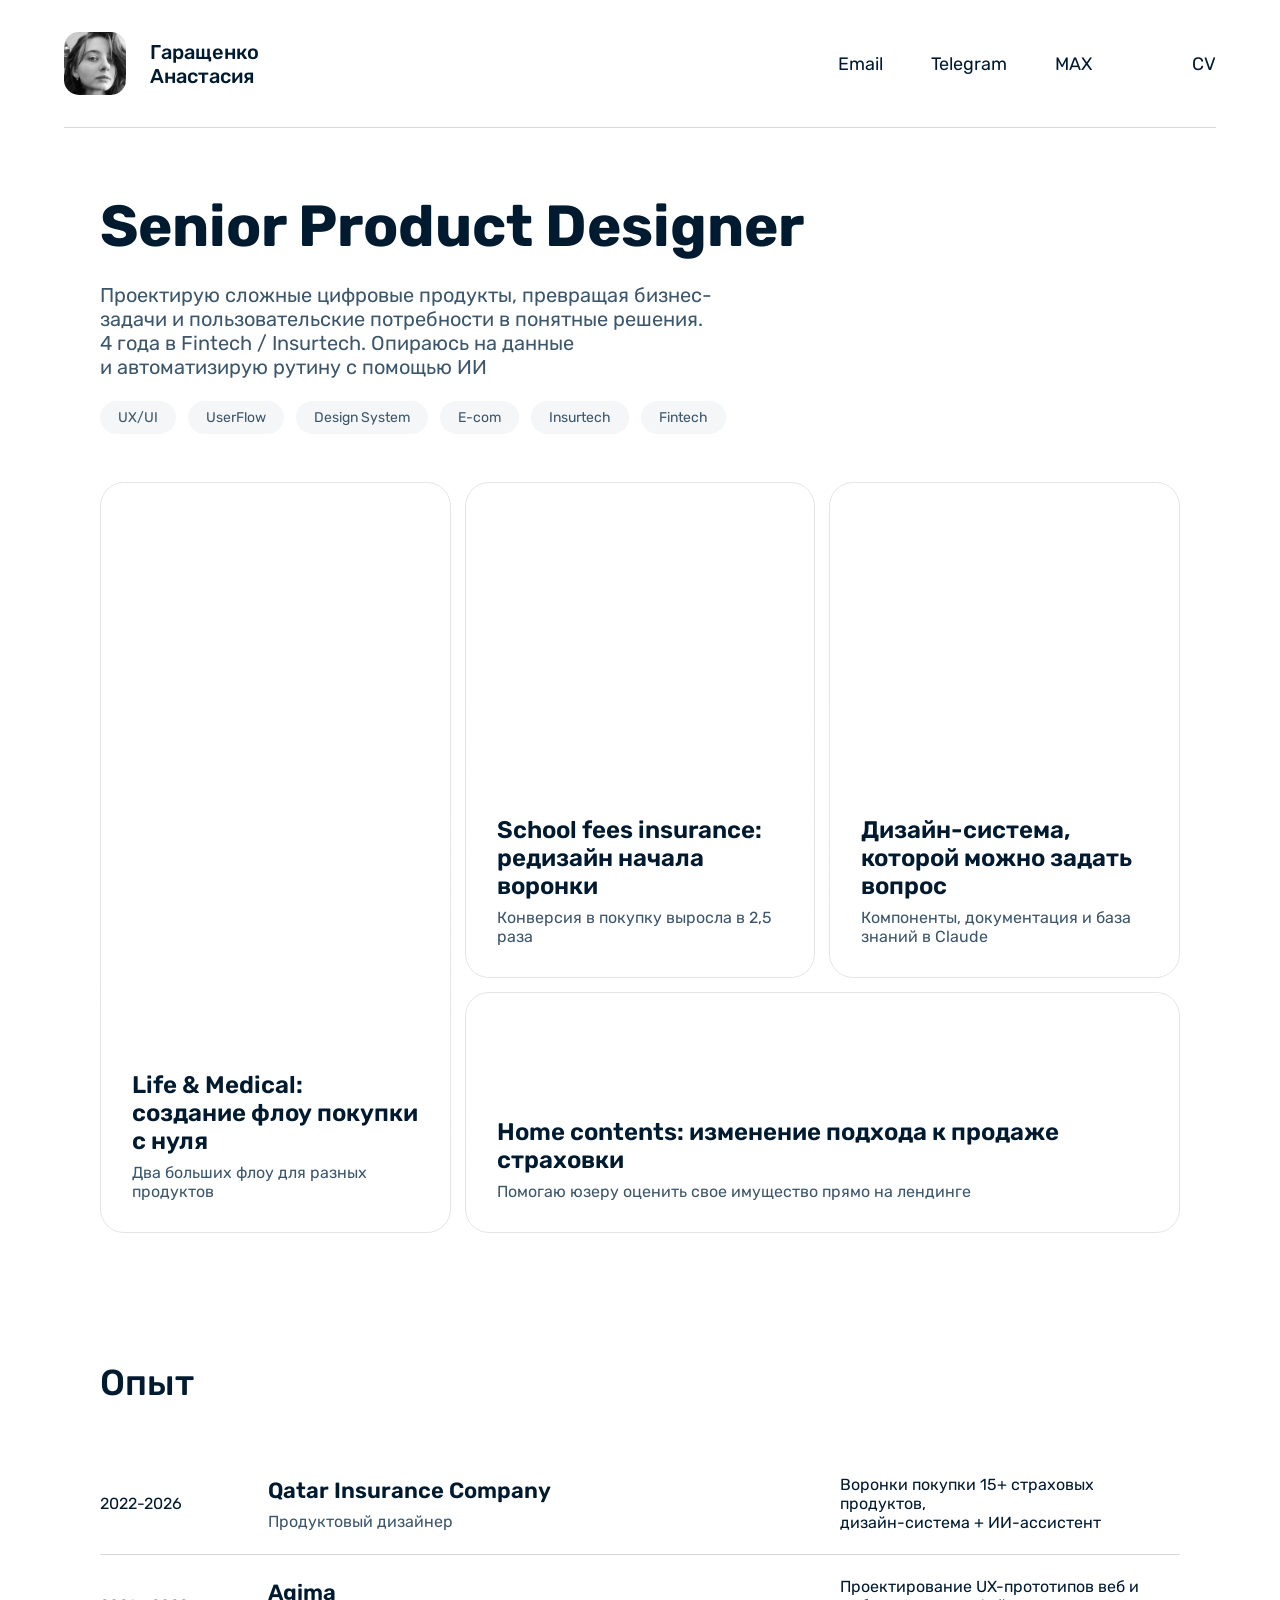
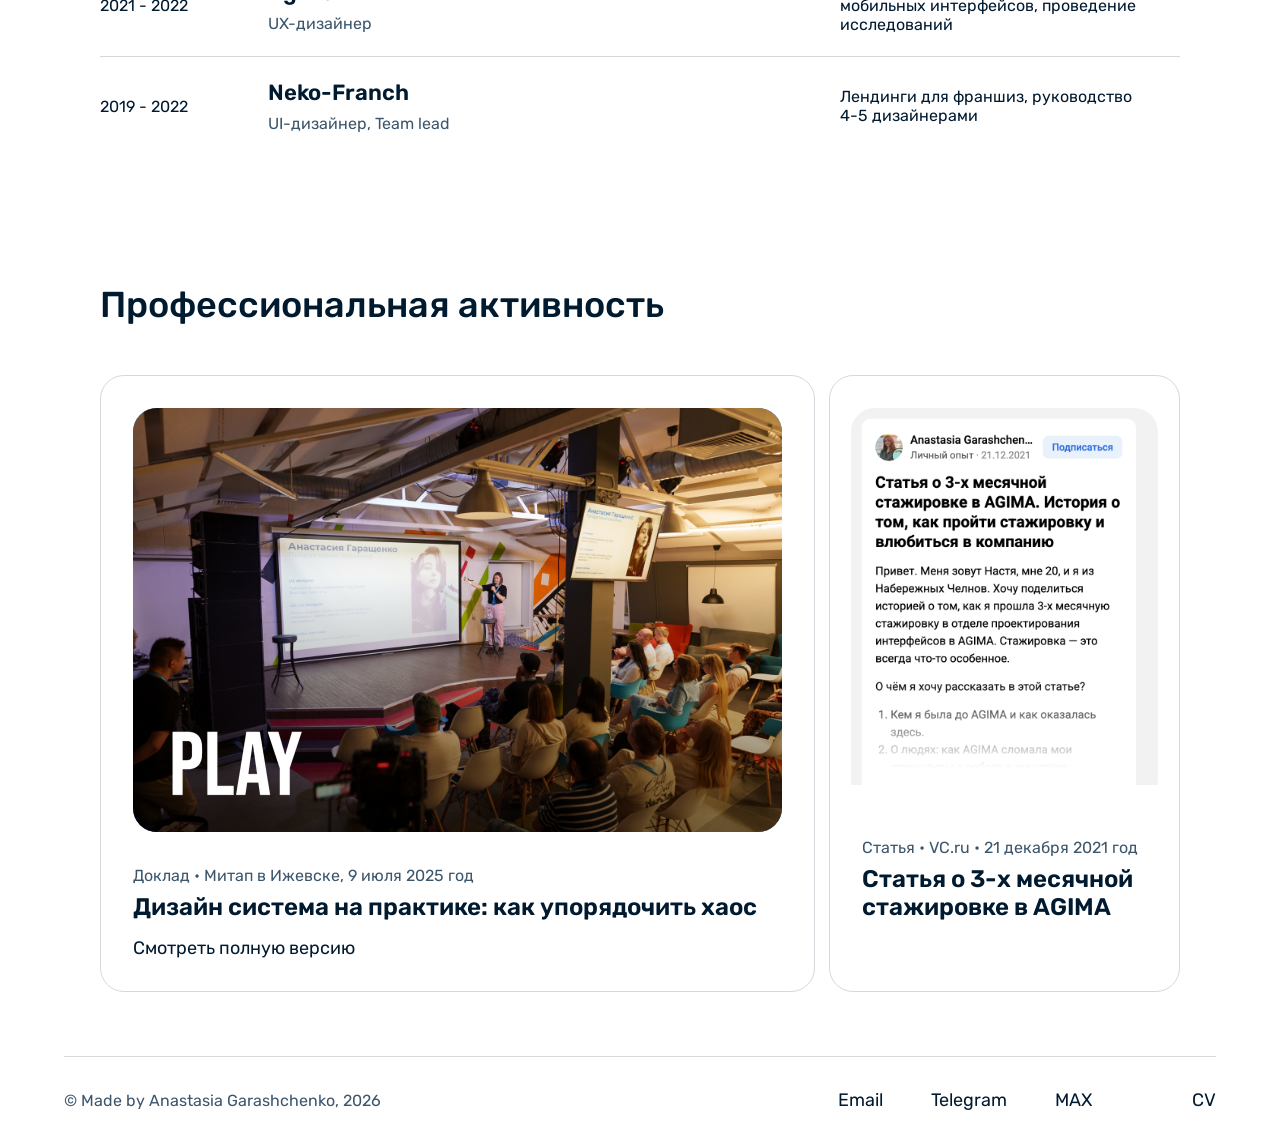
<file: index.html>
<!doctype html>
<html lang="ru">
<head>
  <meta charset="utf-8">
  <meta name="viewport" content="width=device-width, initial-scale=1">
  <title>Анастасия Гаращенко — Senior Product Designer</title>
  <meta name="description" content="Senior Product Designer. Последние 4 года в страховании: опираюсь на данные и автоматизирую рутину с помощью ИИ. Кейсы, опыт и профессиональная активность.">
  <link rel="icon" href="assets/img/favicon-32.png" sizes="32x32" type="image/png">
  <link rel="icon" href="assets/img/favicon-192.png" sizes="192x192" type="image/png">
  <link rel="apple-touch-icon" href="assets/img/apple-touch-icon.png">
  <!-- Превью для соцсетей и мессенджеров: картинка и адрес должны быть полными (https://…) -->
  <meta property="og:url" content="https://mephisushka.github.io/portfolio/">
  <meta property="og:type" content="website">
  <meta property="og:site_name" content="Анастасия Гаращенко — портфолио">
  <meta property="og:locale" content="ru_RU">
  <meta property="og:title" content="Анастасия Гаращенко — Senior Product Designer">
  <meta property="og:description" content="Senior Product Designer. Последние 4 года в страховании: опираюсь на данные и автоматизирую рутину с помощью ИИ. Кейсы, опыт и профессиональная активность.">
  <meta property="og:image" content="https://mephisushka.github.io/portfolio/assets/img/og/main.jpg">
  <meta property="og:image:width" content="1200">
  <meta property="og:image:height" content="630">
  <meta name="twitter:card" content="summary_large_image">
  <link rel="preconnect" href="https://fonts.googleapis.com">
  <link rel="preconnect" href="https://fonts.gstatic.com" crossorigin>
  <link href="https://fonts.googleapis.com/css2?family=Bebas+Neue&family=Rubik:wght@400;500;600;700&display=swap" rel="stylesheet">
  <link rel="stylesheet" href="styles.css">
</head>
<body class="theme-v2">
  <header class="nav">
    <a class="nav__person" href="index.html">
      <span class="nav__avatar"><img src="assets/img/avatar.jpg" alt=""></span>
      <span class="nav__name">Гаращенко<br>Анастасия</span>
    </a>
    <nav class="nav__right">
      <div class="nav__links">
        <a href="mailto:a89168034675@gmail.com">Email<img class="nav__icon" src="assets/img/icon-mail.svg" width="24" height="24" alt=""></a>
        <a href="https://t.me/Mephiss_S" target="_blank" rel="noopener">Telegram<img class="nav__icon" src="assets/img/icon-arrow-up-right.svg" width="24" height="24" alt=""></a>
        <a href="https://max.ru/u/f9LHodD0cOJ-IGME94dxVK6SkEU_ODadmDoRHAh8buhZZ9mriXe9u9oREU0" target="_blank" rel="noopener">MAX<img class="nav__icon" src="assets/img/icon-arrow-up-right.svg" width="24" height="24" alt=""></a>
      </div>
      <a class="nav__cv" href="assets/cv.pdf" download="Резюме — Senior Product Designer.pdf">CV<img class="nav__icon" src="assets/img/download.svg" width="24" height="24" alt=""></a>
      <button class="nav__burger" type="button" aria-label="Открыть меню" aria-expanded="false" aria-controls="mmenu">
        <!-- иконка из sources/ui-menu-bars-3-h-24-Regular.svg: каждая линия — отдельный путь, чтобы превращать бургер в крестик -->
        <svg width="24" height="24" viewBox="0 0 24 24" fill="currentColor" aria-hidden="true">
          <path class="burger__top" d="M3.75 4.25C3.33579 4.25 3 4.58579 3 5C3 5.41421 3.33579 5.75 3.75 5.75H20.25C20.6642 5.75 21 5.41421 21 5C21 4.58579 20.6642 4.25 20.25 4.25H3.75Z"/>
          <path class="burger__mid" d="M3 12C3 11.5858 3.33579 11.25 3.75 11.25H20.25C20.6642 11.25 21 11.5858 21 12C21 12.4142 20.6642 12.75 20.25 12.75H3.75C3.33579 12.75 3 12.4142 3 12Z"/>
          <path class="burger__bot" d="M3 19C3 18.5858 3.33579 18.25 3.75 18.25H20.25C20.6642 18.25 21 18.5858 21 19C21 19.4142 20.6642 19.75 20.25 19.75H3.75C3.33579 19.75 3 19.4142 3 19Z"/>
        </svg>
      </button>
    </nav>
  </header>

  <img class="divider" src="assets/img/divider.svg" width="1312" height="1" alt="">

  <main>
    <section class="section" id="cases">
      <div class="intro">
        <h1 class="intro__title">Senior Product Designer</h1>
        <p class="intro__lead">Проектирую сложные цифровые продукты, превращая бизнес-задачи и пользовательские потребности в понятные решения. <br>4 года в Fintech / Insurtech. Опираюсь на данные <br>и автоматизирую рутину с помощью ИИ</p>
        <ul class="tags">
          <li class="tag">UX/UI</li>
          <li class="tag">UserFlow</li>
          <!-- <li class="tag">Prototyping</li> -->
          <li class="tag">Design System</li>
          <li class="tag">E-com</li>
          <li class="tag">Insurtech</li>
          <li class="tag">Fintech</li>
        </ul>
      </div>

      <div class="cases">
        <!-- Видео: положить файл в assets/video/ и указать его в src у <video> -->
        <a class="case case--tall" href="cases/life-medical.html" target="_blank" rel="noopener">
          <video class="case__video" src="assets/video/life-medical-tile.mp4" muted loop playsinline autoplay preload="metadata"></video>
          <div class="case__text">
            <h3 class="case__title">Life &amp; Medical: создание флоу покупки с нуля</h3>
            <p class="case__desc">Два больших флоу для разных продуктов</p>
          </div>
        </a>
        <a class="case case--school" href="cases/school-fees.html" target="_blank" rel="noopener">
          <video class="case__video" src="assets/video/school-fees-tile.mp4" muted loop playsinline autoplay preload="metadata"></video>
          <div class="case__text">
            <h3 class="case__title">School fees insurance: редизайн начала воронки</h3>
            <p class="case__desc">Конверсия в покупку выросла в 2,5 раза</p>
          </div>
        </a>
        <a class="case case--ds" href="cases/design-system.html" target="_blank" rel="noopener">
          <video class="case__video" src="assets/video/design-system-tile.mp4" muted loop playsinline autoplay preload="metadata"></video>
          <div class="case__text">
            <h3 class="case__title">Дизайн-система, которой можно задать вопрос</h3>
            <p class="case__desc">Компоненты, документация и база знаний в Claude</p>
          </div>
        </a>
        <a class="case case--wide" href="cases/home-contents.html" target="_blank" rel="noopener">
          <video class="case__video" muted loop playsinline autoplay preload="metadata"><source src="assets/video/home-contents-tile-mobile.mp4" media="(max-width: 720px)" type="video/mp4"><source src="assets/video/home-contents-tile.mp4" type="video/mp4"></video>
          <div class="case__text">
            <h3 class="case__title">Home contents: изменение подхода к продаже страховки</h3>
            <p class="case__desc">Помогаю юзеру оценить свое имущество прямо на лендинге</p>
          </div>
        </a>
      </div>
    </section>

    <section class="section" id="experience">
      <h2 class="section__title">Опыт</h2>
      <ul class="jobs">
        <li class="job">
          <p class="job__years">2022-2026</p>
          <div class="job__body">
            <div class="job__role">
              <h3 class="job__company">Qatar Insurance Company</h3>
              <p>Продуктовый дизайнер</p>
            </div>
            <p class="job__about">Воронки покупки 15+ страховых продуктов,<br>дизайн-система + ИИ-ассистент</p>
          </div>
        </li>
        <li class="job">
          <p class="job__years">2021 - 2022</p>
          <div class="job__body">
            <div class="job__role">
              <h3 class="job__company">Agima</h3>
              <p>UX-дизайнер</p>
            </div>
            <p class="job__about">Проектирование UX-прототипов веб и мобильных интерфейсов, проведение исследований</p>
          </div>
        </li>
        <li class="job">
          <p class="job__years">2019 - 2022</p>
          <div class="job__body">
            <div class="job__role">
              <h3 class="job__company">Neko-Franch</h3>
              <p>UI-дизайнер, Team lead</p>
            </div>
            <p class="job__about">Лендинги для франшиз, руководство<br>4-5 дизайнерами</p>
          </div>
        </li>
      </ul>
    </section>

    <section class="section" id="activity">
      <h2 class="section__title">Профессиональная активность</h2>
      <div class="activity">
        <article class="activity__card activity__card--talk">
          <!-- Cinematic video: клик по видео — play/pause, подпись гаснет во время просмотра -->
          <div class="cine" data-state="paused">
            <video class="cine__video" src="assets/video/meetup-talk.m4v" poster="assets/img/meetup-poster.jpg" playsinline preload="none"></video>
            <button class="cine__overlay" type="button" aria-label="Смотреть доклад">
              <span class="cine__gradient"></span>
              <span class="cine__label cine__label--play"><img src="assets/img/play-label.png" width="139" height="73" alt=""></span>
              <span class="cine__label cine__label--pause" aria-hidden="true">Pause</span>
            </button>
          </div>
          <div class="activity__text">
            <p class="activity__label">Доклад • Митап в Ижевске, 9 июля 2025 год</p>
            <h3 class="activity__title">Дизайн система на практике: как упорядочить хаос</h3>
            <a class="activity__more" href="https://youtu.be/J_WZapbCkPQ" target="_blank" rel="noopener">Смотреть полную версию<img class="nav__icon" src="assets/img/icon-arrow-up-right.svg" width="24" height="24" alt=""></a>
          </div>
        </article>
        <a class="activity__card activity__card--article" href="https://vc.ru/life/337184-statya-o-3-h-mesyachnoi-stazhirovke-v-agima-istoriya-o-tom-kak-proiti-stazhirovku-i-vlyubitsya-v-kompaniyu" target="_blank" rel="noopener">
          <div class="activity__shot">
            <img src="assets/img/vc-article.png" width="808" height="992" alt="Статья на VC.ru: «Статья о 3-х месячной стажировке в AGIMA»">
          </div>
          <div class="activity__text">
            <p class="activity__label">Статья • VC.ru • 21 декабря 2021 год</p>
            <h3 class="activity__title">Статья о 3-х месячной стажировке в AGIMA</h3>
          </div>
        </a>
      </div>
    </section>
  </main>

  <img class="divider" src="assets/img/divider.svg" width="1312" height="1" alt="">

  <footer class="site-footer">
    <p class="site-footer__copy">© Made by Anastasia Garashchenko, 2026</p>
    <nav class="nav__right">
      <div class="nav__links">
        <a href="mailto:a89168034675@gmail.com">Email<img class="nav__icon" src="assets/img/icon-mail.svg" width="24" height="24" alt=""></a>
        <a href="https://t.me/Mephiss_S" target="_blank" rel="noopener">Telegram<img class="nav__icon" src="assets/img/icon-arrow-up-right.svg" width="24" height="24" alt=""></a>
        <a href="https://max.ru/u/f9LHodD0cOJ-IGME94dxVK6SkEU_ODadmDoRHAh8buhZZ9mriXe9u9oREU0" target="_blank" rel="noopener">MAX<img class="nav__icon" src="assets/img/icon-arrow-up-right.svg" width="24" height="24" alt=""></a>
      </div>
      <a class="nav__cv" href="assets/cv.pdf" download="Резюме — Senior Product Designer.pdf">CV<img class="nav__icon" src="assets/img/download.svg" width="24" height="24" alt=""></a>
    </nav>
  </footer>

  <script>
    // Cinematic video: Play/Pause по клику, подпись гаснет через 1,5 с после старта
    document.querySelectorAll('.cine').forEach(cine => {
      const video = cine.querySelector('video');
      const button = cine.querySelector('.cine__overlay');
      const setState = state => {
        cine.dataset.state = state;
        button.setAttribute('aria-label', state === 'playing' ? 'Поставить на паузу' : 'Смотреть доклад');
      };
      button.addEventListener('click', () => {
        if (video.paused) video.play().catch(() => setState('paused'));
        else video.pause();
      });
      video.addEventListener('play', () => setState('playing'));
      video.addEventListener('pause', () => setState('paused'));
      video.addEventListener('ended', () => setState('paused'));
    });
  </script>
  <!-- Мобильное меню (по мотивам Framer Motion Overlay Menu): тёмный экран раскрывается кругом от кнопки -->
  <div class="mmenu" id="mmenu" role="dialog" aria-modal="true" aria-label="Контакты" tabindex="-1">
    <nav class="mmenu__nav" aria-label="Контакты">
      <ul class="mmenu__list">
        <li class="mmenu__item" style="--i: 0"><a href="mailto:a89168034675@gmail.com"><span class="mmenu__num" aria-hidden="true">01</span>Email</a></li>
        <li class="mmenu__item" style="--i: 1"><a href="https://max.ru/u/f9LHodD0cOJ-IGME94dxVK6SkEU_ODadmDoRHAh8buhZZ9mriXe9u9oREU0" target="_blank" rel="noopener"><span class="mmenu__num" aria-hidden="true">02</span>MAX</a></li>
        <li class="mmenu__item" style="--i: 2"><a href="https://t.me/Mephiss_S" target="_blank" rel="noopener"><span class="mmenu__num" aria-hidden="true">03</span>Telegram</a></li>
      </ul>
    </nav>
    <div class="mmenu__footer">
      <span class="mmenu__line" aria-hidden="true"></span>
      <p class="mmenu__note">© Made by Anastasia Garashchenko, 2026</p>
    </div>
  </div>
  <script src="assets/js/menu.js"></script>
</body>
</html>
</file>
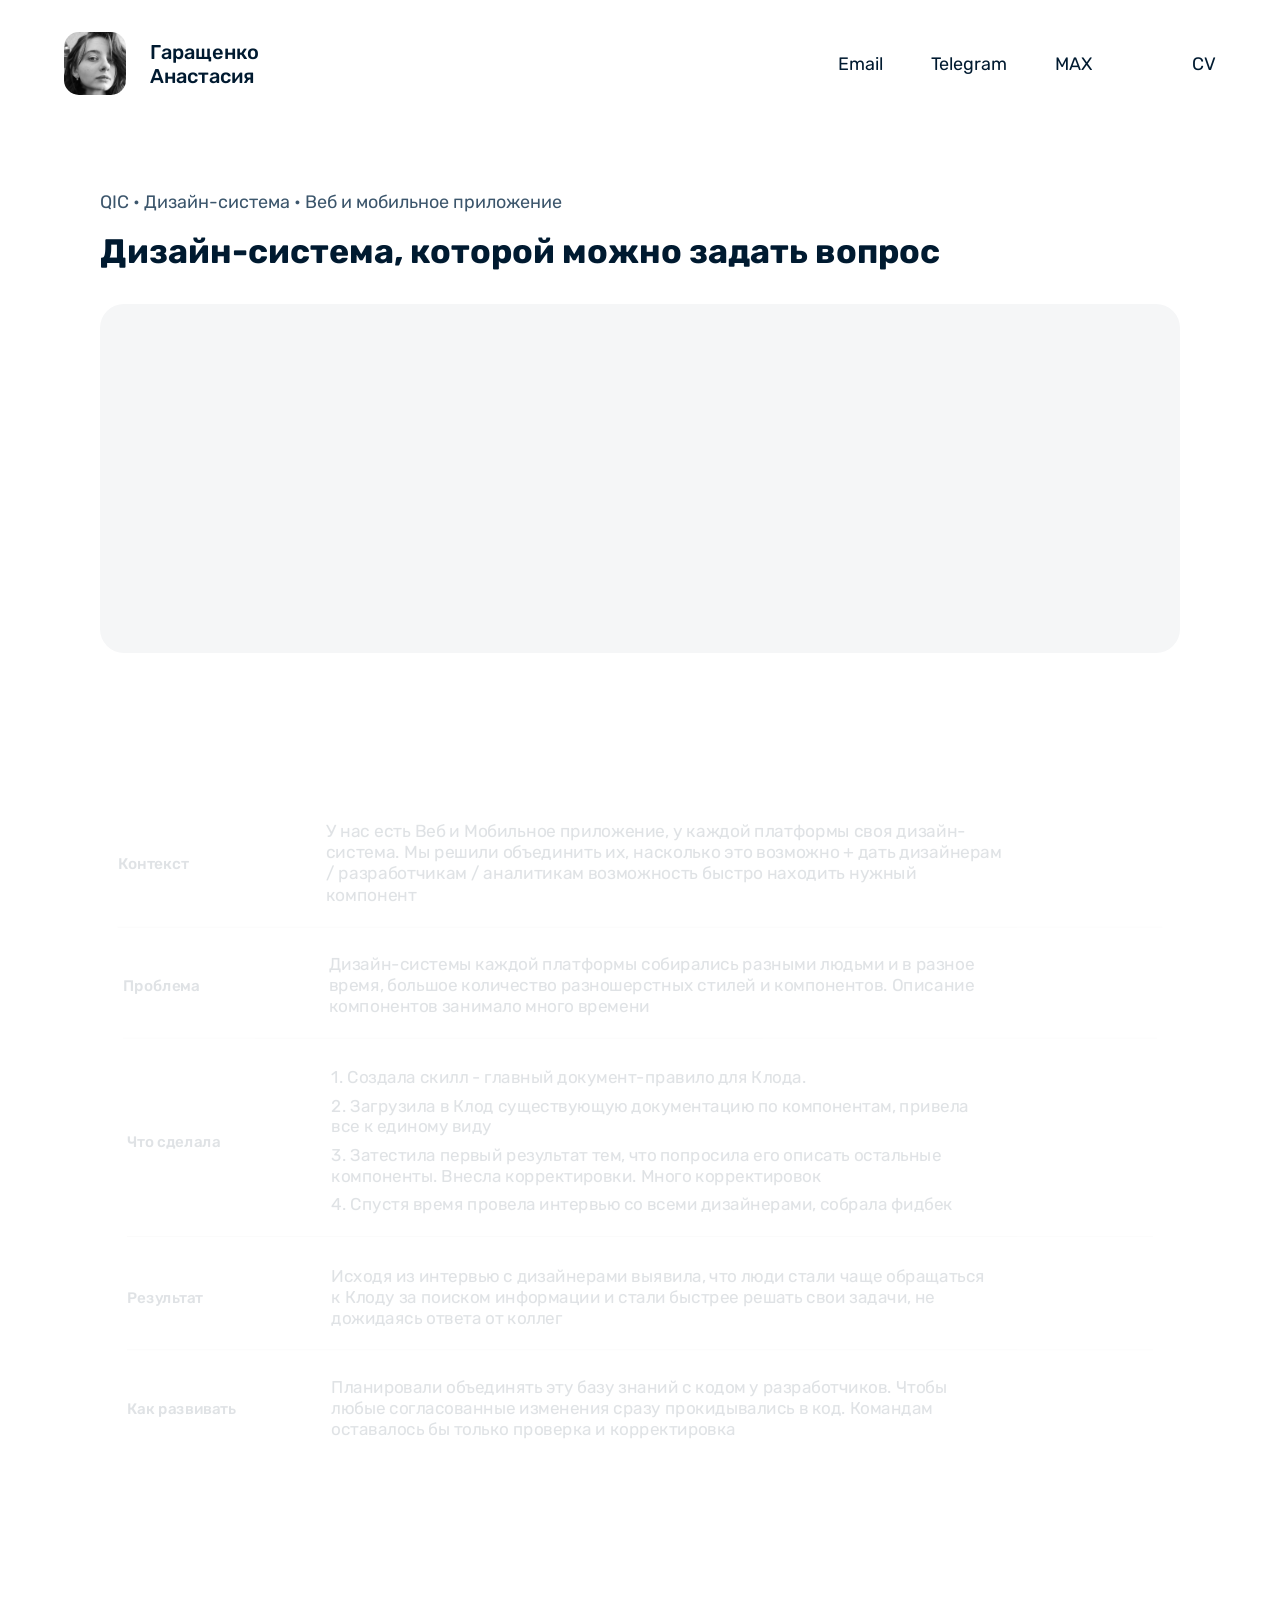
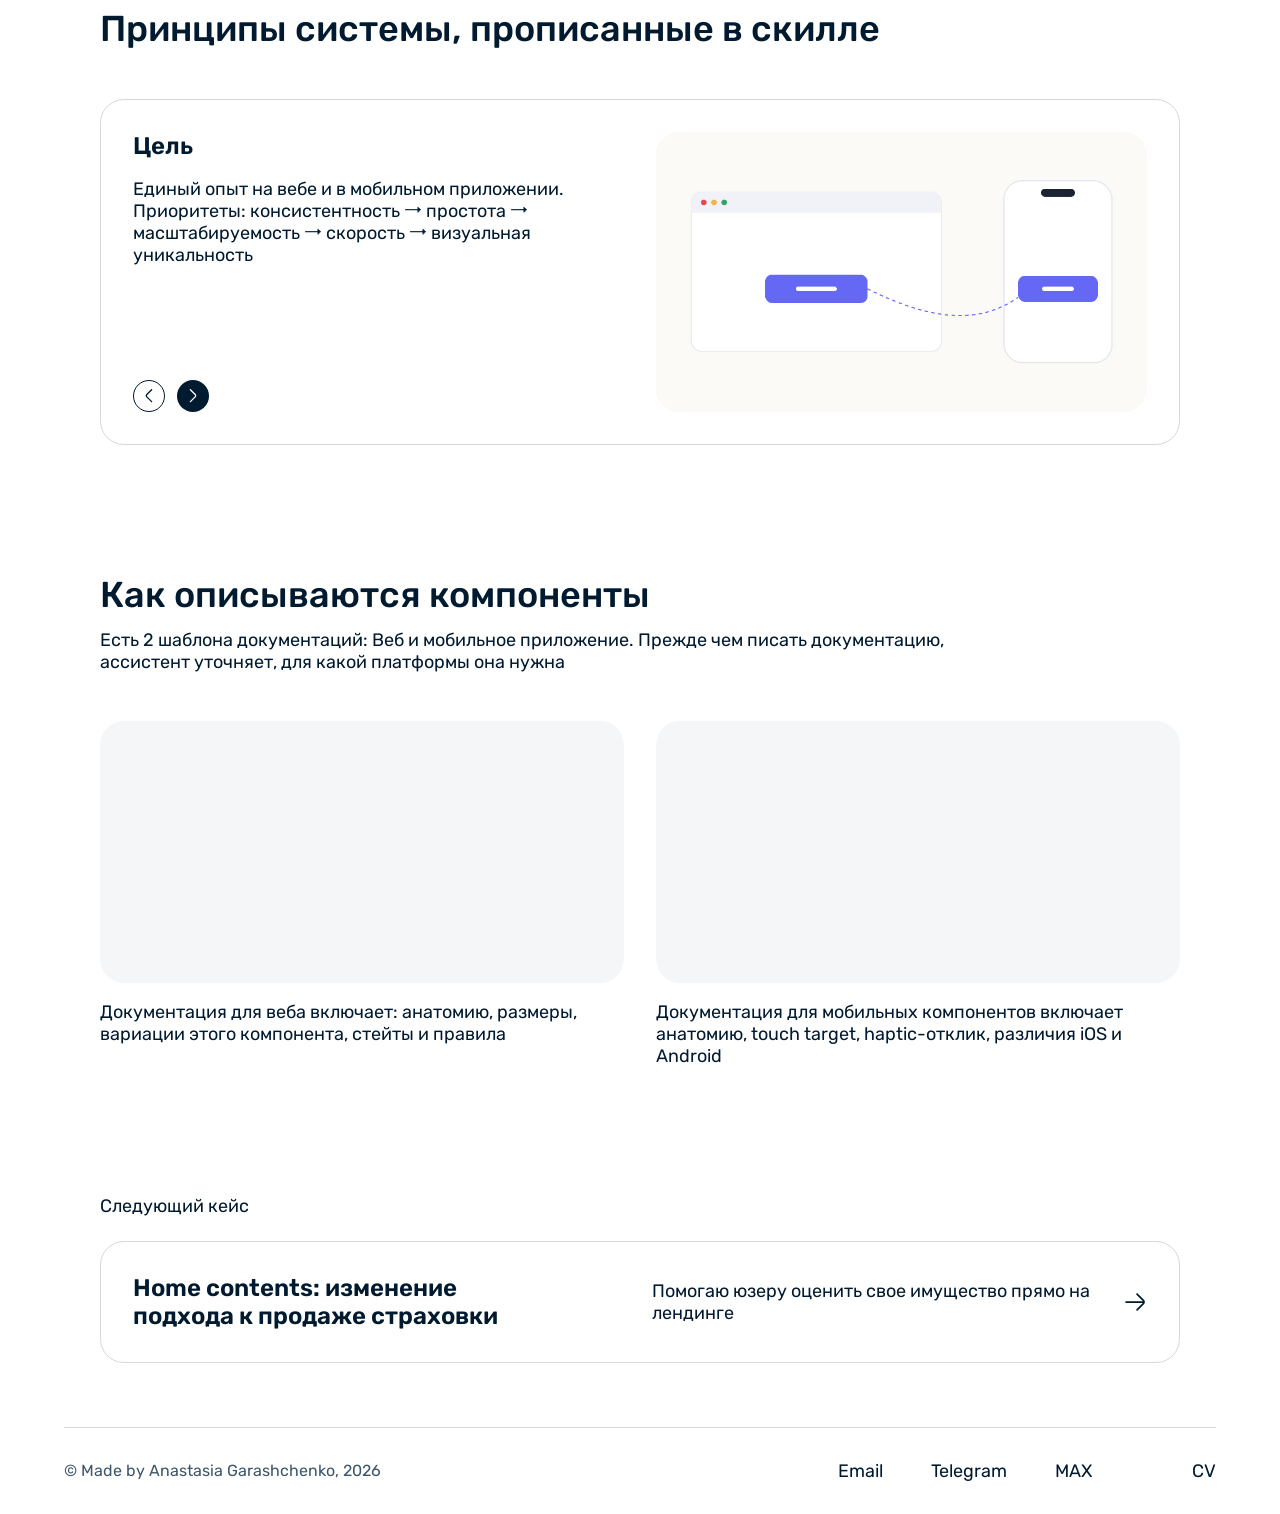
<file: cases/design-system.html>
<!doctype html>
<html lang="ru">
<head>
  <meta charset="utf-8">
  <meta name="viewport" content="width=device-width, initial-scale=1">
  <title>Дизайн-система — кейс · Анастасия Гаращенко</title>
  <meta name="description" content="Компоненты веба и мобильного приложения, документация и база знаний в Claude">
  <link rel="icon" href="../assets/img/favicon-32.png" sizes="32x32" type="image/png">
  <link rel="icon" href="../assets/img/favicon-192.png" sizes="192x192" type="image/png">
  <link rel="apple-touch-icon" href="../assets/img/apple-touch-icon.png">
  <!-- Превью для соцсетей и мессенджеров: картинка и адрес должны быть полными (https://…) -->
  <meta property="og:url" content="https://mephisushka.github.io/portfolio/cases/design-system.html">
  <meta property="og:type" content="article">
  <meta property="og:site_name" content="Анастасия Гаращенко — портфолио">
  <meta property="og:locale" content="ru_RU">
  <meta property="og:title" content="Дизайн-система, которой можно задать вопрос">
  <meta property="og:description" content="Компоненты веба и мобильного приложения, документация и база знаний в Claude">
  <meta property="og:image" content="https://mephisushka.github.io/portfolio/assets/img/og/design-system.jpg">
  <meta property="og:image:width" content="1200">
  <meta property="og:image:height" content="630">
  <meta name="twitter:card" content="summary_large_image">
  <link rel="preconnect" href="https://fonts.googleapis.com">
  <link rel="preconnect" href="https://fonts.gstatic.com" crossorigin>
  <link href="https://fonts.googleapis.com/css2?family=Rubik:wght@400;500;600;700&display=swap" rel="stylesheet">
  <link rel="stylesheet" href="../styles.css">
</head>
<body class="theme-v2">
  <header class="nav">
    <a class="nav__person" href="../index.html">
      <span class="nav__avatar"><img src="../assets/img/avatar.jpg" alt=""></span>
      <span class="nav__name">Гаращенко<br>Анастасия</span>
    </a>
    <nav class="nav__right">
      <div class="nav__links">
        <a href="mailto:a89168034675@gmail.com">Email<img class="nav__icon" src="../assets/img/icon-mail.svg" width="24" height="24" alt=""></a>
        <a href="https://t.me/Mephiss_S" target="_blank" rel="noopener">Telegram<img class="nav__icon" src="../assets/img/icon-arrow-up-right.svg" width="24" height="24" alt=""></a>
        <a href="https://max.ru/u/f9LHodD0cOJ-IGME94dxVK6SkEU_ODadmDoRHAh8buhZZ9mriXe9u9oREU0" target="_blank" rel="noopener">MAX<img class="nav__icon" src="../assets/img/icon-arrow-up-right.svg" width="24" height="24" alt=""></a>
      </div>
      <a class="nav__cv" href="../assets/cv.pdf" download="Резюме — Senior Product Designer.pdf">CV<img class="nav__icon" src="../assets/img/download.svg" width="24" height="24" alt=""></a>
      <button class="nav__burger" type="button" aria-label="Открыть меню" aria-expanded="false" aria-controls="mmenu">
        <!-- иконка из sources/ui-menu-bars-3-h-24-Regular.svg: каждая линия — отдельный путь, чтобы превращать бургер в крестик -->
        <svg width="24" height="24" viewBox="0 0 24 24" fill="currentColor" aria-hidden="true">
          <path class="burger__top" d="M3.75 4.25C3.33579 4.25 3 4.58579 3 5C3 5.41421 3.33579 5.75 3.75 5.75H20.25C20.6642 5.75 21 5.41421 21 5C21 4.58579 20.6642 4.25 20.25 4.25H3.75Z"/>
          <path class="burger__mid" d="M3 12C3 11.5858 3.33579 11.25 3.75 11.25H20.25C20.6642 11.25 21 11.5858 21 12C21 12.4142 20.6642 12.75 20.25 12.75H3.75C3.33579 12.75 3 12.4142 3 12Z"/>
          <path class="burger__bot" d="M3 19C3 18.5858 3.33579 18.25 3.75 18.25H20.25C20.6642 18.25 21 18.5858 21 19C21 19.4142 20.6642 19.75 20.25 19.75H3.75C3.33579 19.75 3 19.4142 3 19Z"/>
        </svg>
      </button>
    </nav>
  </header>

  <main>
    <section class="case-hero">
      <div class="case-hero__head">
        <p class="case-hero__meta">QIC • Дизайн-система • Веб и мобильное приложение</p>
        <h1 class="case-hero__title">Дизайн-система, которой можно задать вопрос</h1>
      </div>

      <div class="case-hero__media case-hero__media--mobile" style="aspect-ratio: 1240 / 400;">
        <video width="2480" height="800" muted loop playsinline autoplay preload="auto">
          <source src="../assets/video/design-system-banner-mobile.mp4" media="(max-width: 720px)" type="video/mp4"><!-- мобильный баннер 776×500 -->
          <source src="../assets/video/design-system-banner.mp4" type="video/mp4">
        </video>
      </div>
    </section>

    <section class="section">
      <dl class="story story--narrow">
        <div class="story__row">
          <dt>Контекст</dt>
          <dd>
            <p>У нас есть Веб и Мобильное приложение, у каждой платформы своя дизайн-система. Мы решили объединить их, насколько это возможно + дать дизайнерам / разработчикам / аналитикам возможность быстро находить нужный компонент</p>
          </dd>
        </div>
        <div class="story__row">
          <dt>Проблема</dt>
          <dd>
            <p>Дизайн-системы каждой платформы собирались разными людьми и в разное время, большое количество разношерстных стилей и компонентов. Описание компонентов занимало много времени</p>
          </dd>
        </div>
        <div class="story__row">
          <dt>Что сделала</dt>
          <dd>
            <p>1. Создала скилл - главный документ-правило для Клода.</p>
            <p>2. Загрузила в Клод существующую документацию по компонентам, привела все к единому виду</p>
            <p>3. Затестила первый результат тем, что попросила его описать остальные компоненты. Внесла корректировки. Много корректировок</p>
            <p>4. Спустя время провела интервью со всеми дизайнерами, собрала фидбек</p>
          </dd>
        </div>
        <div class="story__row">
          <dt>Результат</dt>
          <dd>
            <p>Исходя из интервью с дизайнерами выявила, что люди стали чаще обращаться к Клоду за поиском информации и стали быстрее решать свои задачи, не дожидаясь ответа от коллег</p>
          </dd>
        </div>
        <div class="story__row">
          <dt>Как развивать</dt>
          <dd>
            <p>Планировали объединять эту базу знаний с кодом у разработчиков. Чтобы любые согласованные изменения сразу прокидывались в код. Командам оставалось бы только проверка и корректировка</p>
          </dd>
        </div>
      </dl>
    </section>

    <section class="section">
      <h2 class="section__title">Принципы системы, прописанные в скилле</h2>
      <!-- Слайдер по мотивам Framer Flexible Accordion: текст сменяется «уход вверх → появление снизу», картинки — плавным наплывом -->
      <div class="slider" aria-roledescription="карусель" aria-label="Принципы системы">
        <div class="slider__body">
          <div class="slider__slides" aria-live="polite">
            <div class="slide is-active" role="group" aria-roledescription="слайд" aria-label="1 из 5">
              <h3 class="slide__title">Цель</h3>
              <div class="slide__text"><p>Единый опыт на вебе и в мобильном приложении.<br>Приоритеты: консистентность ⭢ простота ⭢ масштабируемость ⭢ скорость ⭢ визуальная уникальность</p></div>
            </div>
            <div class="slide" role="group" aria-roledescription="слайд" aria-label="2 из 5" aria-hidden="true" inert>
              <h3 class="slide__title">Трехуровневая система цвета</h3>
              <div class="slide__text"><p>Базовая палитра ⭢ семантические токены ⭢ токены компонентов (для обеих платформ)</p><p>Базовые цвета в компонентах использовать запрещено</p></div>
            </div>
            <div class="slide" role="group" aria-roledescription="слайд" aria-label="3 из 5" aria-hidden="true" inert>
              <h3 class="slide__title">Охват платформ</h3>
              <div class="slide__text"><p>У каждой платформы свои шрифты. Отдельно придуманы правила для арабского языка, смешивать токены и шрифты платформ запрещено</p></div>
            </div>
            <div class="slide" role="group" aria-roledescription="слайд" aria-label="4 из 5" aria-hidden="true" inert>
              <h3 class="slide__title">Три режима работы с компонентами</h3>
              <div class="slide__text"><p>Если есть компонент — используй его</p><p>Компонент частично подходит — расширяй его, сохраняя токены и визуальный стиль</p><p>Нет нужного компонента — создай новый из токенов и объясни, почему существующие не подошли</p></div>
            </div>
            <div class="slide" role="group" aria-roledescription="слайд" aria-label="5 из 5" aria-hidden="true" inert>
              <h3 class="slide__title">Порядок работы для ИИ</h3>
              <div class="slide__text"><p>Перед любой задачей ассистент читает файлы в строгом порядке: типографика ⭢ токены ⭢ эффекты ⭢ документация компонента. Это гарантирует, что он отвечает по правилам системы, а не придумывает свое</p></div>
            </div>
          </div>
          <div class="slider__nav">
            <button class="slider__btn" type="button" data-dir="-1" aria-label="Предыдущий принцип"><img src="../assets/img/slider-prev.svg" width="32" height="32" alt=""></button>
            <button class="slider__btn" type="button" data-dir="1" aria-label="Следующий принцип"><img src="../assets/img/slider-next.svg" width="32" height="32" alt=""></button>
          </div>
        </div>
        <div class="slider__media">
          <img class="slider__img is-active" src="../assets/img/ds-principle-goal.png" width="2480" height="1400" alt="Кнопка на вебе и в мобильном приложении выглядит одинаково">
          <img class="slider__img" src="../assets/img/ds-principle-color.png" width="2480" height="1400" alt="Три уровня цветовых токенов" loading="lazy">
          <img class="slider__img" src="../assets/img/ds-principle-platforms.png" width="2480" height="1400" alt="Шрифты и правила для разных платформ" loading="lazy">
          <img class="slider__img" src="../assets/img/ds-principle-modes.png" width="2480" height="1400" alt="Три режима работы с компонентами" loading="lazy">
          <img class="slider__img" src="../assets/img/ds-principle-ai-order.png" width="2480" height="1400" alt="Порядок чтения файлов ассистентом" loading="lazy">
        </div>
      </div>
    </section>

    <section class="section">
      <div class="section__head">
        <h2 class="section__title">Как описываются компоненты</h2>
        <p class="section__lead">Есть 2 шаблона документаций: Веб и мобильное приложение. Прежде чем писать документацию, <br>ассистент уточняет, для какой платформы она нужна</p>
      </div>
      <div class="principles principles--docs">
        <figure class="principle">
          <div class="principle__media principle__media--video">
            <video src="../assets/video/design-system-doc-web.mp4" width="1200" height="600" muted loop playsinline autoplay preload="metadata" aria-label="Документация компонента Button для веба"></video>
          </div>
          <figcaption>Документация для веба включает: анатомию, размеры, вариации этого компонента, стейты и правила</figcaption>
        </figure>
        <figure class="principle">
          <div class="principle__media principle__media--video">
            <video src="../assets/video/design-system-doc-app.mp4" width="1200" height="600" muted loop playsinline autoplay preload="metadata" aria-label="Документация компонента для мобильного приложения"></video>
          </div>
          <figcaption>Документация для мобильных компонентов включает анатомию, touch target, haptic-отклик, различия iOS и Android</figcaption>
        </figure>
      </div>
    </section>

    <section class="section next-case">
      <p class="next-case__label">Следующий кейс</p>
      <a class="next-case__card" href="home-contents.html">
        <div class="next-case__peek next-case__peek--mini" style="left: 34.8%; top: -18px;" aria-hidden="true">
          <div class="mini-card">
            <img class="mini-card__shot mini-card__shot--home" src="../assets/img/mini-home-contents.png" width="300" height="241" alt="">
            <div class="mini-card__text">
              <p class="mini-card__title">Home contents: изменение подхода к продаже страховки</p>
              <p class="mini-card__desc">Помогаю юзеру оценить свое имущество прямо на лендинге</p>
            </div>
          </div>
        </div>
        <p class="next-case__title">Home contents: изменение<br>подхода к продаже страховки</p>
        <div class="next-case__right">
          <p>Помогаю юзеру оценить свое имущество прямо на лендинге</p>
          <img src="../assets/img/arrow-right.svg" width="24" height="24" alt="">
        </div>
      </a>
    </section>

  </main>

  <img class="divider" src="../assets/img/divider.svg" width="1312" height="1" alt="">

  <footer class="site-footer">
    <p class="site-footer__copy">© Made by Anastasia Garashchenko, 2026</p>
    <nav class="nav__right">
      <div class="nav__links">
        <a href="mailto:a89168034675@gmail.com">Email<img class="nav__icon" src="../assets/img/icon-mail.svg" width="24" height="24" alt=""></a>
        <a href="https://t.me/Mephiss_S" target="_blank" rel="noopener">Telegram<img class="nav__icon" src="../assets/img/icon-arrow-up-right.svg" width="24" height="24" alt=""></a>
        <a href="https://max.ru/u/f9LHodD0cOJ-IGME94dxVK6SkEU_ODadmDoRHAh8buhZZ9mriXe9u9oREU0" target="_blank" rel="noopener">MAX<img class="nav__icon" src="../assets/img/icon-arrow-up-right.svg" width="24" height="24" alt=""></a>
      </div>
      <a class="nav__cv" href="../assets/cv.pdf" download="Резюме — Senior Product Designer.pdf">CV<img class="nav__icon" src="../assets/img/download.svg" width="24" height="24" alt=""></a>
    </nav>
  </footer>

  <script>
    // Ролики флоу подгружаются заранее, на подходе к блоку (видно первый кадр),
    // а играют только пока на карточку наведён курсор. На тач-экранах — по тапу.
    const videos = document.querySelectorAll('.flow__video');

    const load = v => { if (!v.src) { v.preload = 'auto'; v.src = v.dataset.src; } };

    const loader = new IntersectionObserver(entries => {
      entries.forEach(({ target: v, isIntersecting }) => {
        if (!isIntersecting) return;
        load(v);
        loader.unobserve(v);
      });
    }, { rootMargin: '800px 0px' });

    const play = v => { load(v); v.play().catch(() => {}); };
    const stop = v => { v.pause(); v.currentTime = 0; };

    // На устройствах с мышью — играет, пока наведён курсор (или карточка в фокусе с клавиатуры).
    // На тач-экранах наведение и фокус не используются: тап запускает, повторный тап ставит на паузу,
    // запуск одной карточки останавливает другую. (Раньше телефон присылал «фокус» и «клик» подряд,
    // и видео стартовало и тут же вставало на паузу.)
    const canHover = () => matchMedia('(hover: hover)').matches;
    videos.forEach(v => {
      loader.observe(v);
      const media = v.closest('.flow__media');
      media.addEventListener('mouseenter', () => { if (canHover()) play(v); });
      media.addEventListener('mouseleave', () => { if (canHover()) stop(v); });
      media.addEventListener('focus', () => { if (canHover()) play(v); });
      media.addEventListener('blur', () => { if (canHover()) stop(v); });
      media.addEventListener('click', () => {
        if (canHover()) return;
        if (v.paused) {
          videos.forEach(o => { if (o !== v) o.pause(); });
          play(v);
        } else {
          v.pause();
        }
      });
    });

    // Слайдер принципов (по мотивам Framer Flexible Accordion).
    // Текст: старый уходит вверх и гаснет, затем новый поднимается снизу.
    // Картинки сменяются одновременно — плавный наплыв с лёгким уменьшением.
    document.querySelectorAll('.slider').forEach(slider => {
      const slides = [...slider.querySelectorAll('.slide')];
      const imgs = [...slider.querySelectorAll('.slider__img')];
      const TEXT_OUT = 385, IMG_OUT = 550; // мс, как в оригинале (0,55 с × 0,7 для текста)
      let current = 0, timer;

      const go = next => {
        next = (next + slides.length) % slides.length;
        if (next === current) return;
        const prevSlide = slides[current], prevImg = imgs[current];
        clearTimeout(timer);
        slides.forEach(s => s.classList.remove('is-leaving'));

        prevSlide.classList.replace('is-active', 'is-leaving');
        prevSlide.setAttribute('aria-hidden', 'true'); prevSlide.inert = true;
        prevImg.classList.replace('is-active', 'is-leaving');
        setTimeout(() => prevImg.classList.remove('is-leaving'), IMG_OUT);

        imgs[next].classList.add('is-active');
        const nextSlide = slides[next];
        timer = setTimeout(() => {
          prevSlide.classList.remove('is-leaving');
          nextSlide.classList.add('is-active');
          nextSlide.removeAttribute('aria-hidden'); nextSlide.inert = false;
        }, TEXT_OUT);
        current = next;
      };

      slider.querySelectorAll('.slider__btn').forEach(btn =>
        btn.addEventListener('click', () => go(current + Number(btn.dataset.dir))));

      // свайп по картинке на тач-экранах
      const media = slider.querySelector('.slider__media');
      let x0 = null;
      media.addEventListener('touchstart', e => { x0 = e.touches[0].clientX; }, { passive: true });
      media.addEventListener('touchend', e => {
        if (x0 === null) return;
        const dx = e.changedTouches[0].clientX - x0; x0 = null;
        if (Math.abs(dx) > 40) go(current + (dx < 0 ? 1 : -1));
      });
    });
  </script>
  <!-- Мобильное меню (по мотивам Framer Motion Overlay Menu): тёмный экран раскрывается кругом от кнопки -->
  <div class="mmenu" id="mmenu" role="dialog" aria-modal="true" aria-label="Контакты" tabindex="-1">
    <nav class="mmenu__nav" aria-label="Контакты">
      <ul class="mmenu__list">
        <li class="mmenu__item" style="--i: 0"><a href="mailto:a89168034675@gmail.com"><span class="mmenu__num" aria-hidden="true">01</span>Email</a></li>
        <li class="mmenu__item" style="--i: 1"><a href="https://max.ru/u/f9LHodD0cOJ-IGME94dxVK6SkEU_ODadmDoRHAh8buhZZ9mriXe9u9oREU0" target="_blank" rel="noopener"><span class="mmenu__num" aria-hidden="true">02</span>MAX</a></li>
        <li class="mmenu__item" style="--i: 2"><a href="https://t.me/Mephiss_S" target="_blank" rel="noopener"><span class="mmenu__num" aria-hidden="true">03</span>Telegram</a></li>
      </ul>
    </nav>
    <div class="mmenu__footer">
      <span class="mmenu__line" aria-hidden="true"></span>
      <p class="mmenu__note">© Made by Anastasia Garashchenko, 2026</p>
    </div>
  </div>
  <script src="../assets/js/menu.js"></script>
  <script src="../assets/js/story-fade.js"></script>
</body>
</html>
</file>
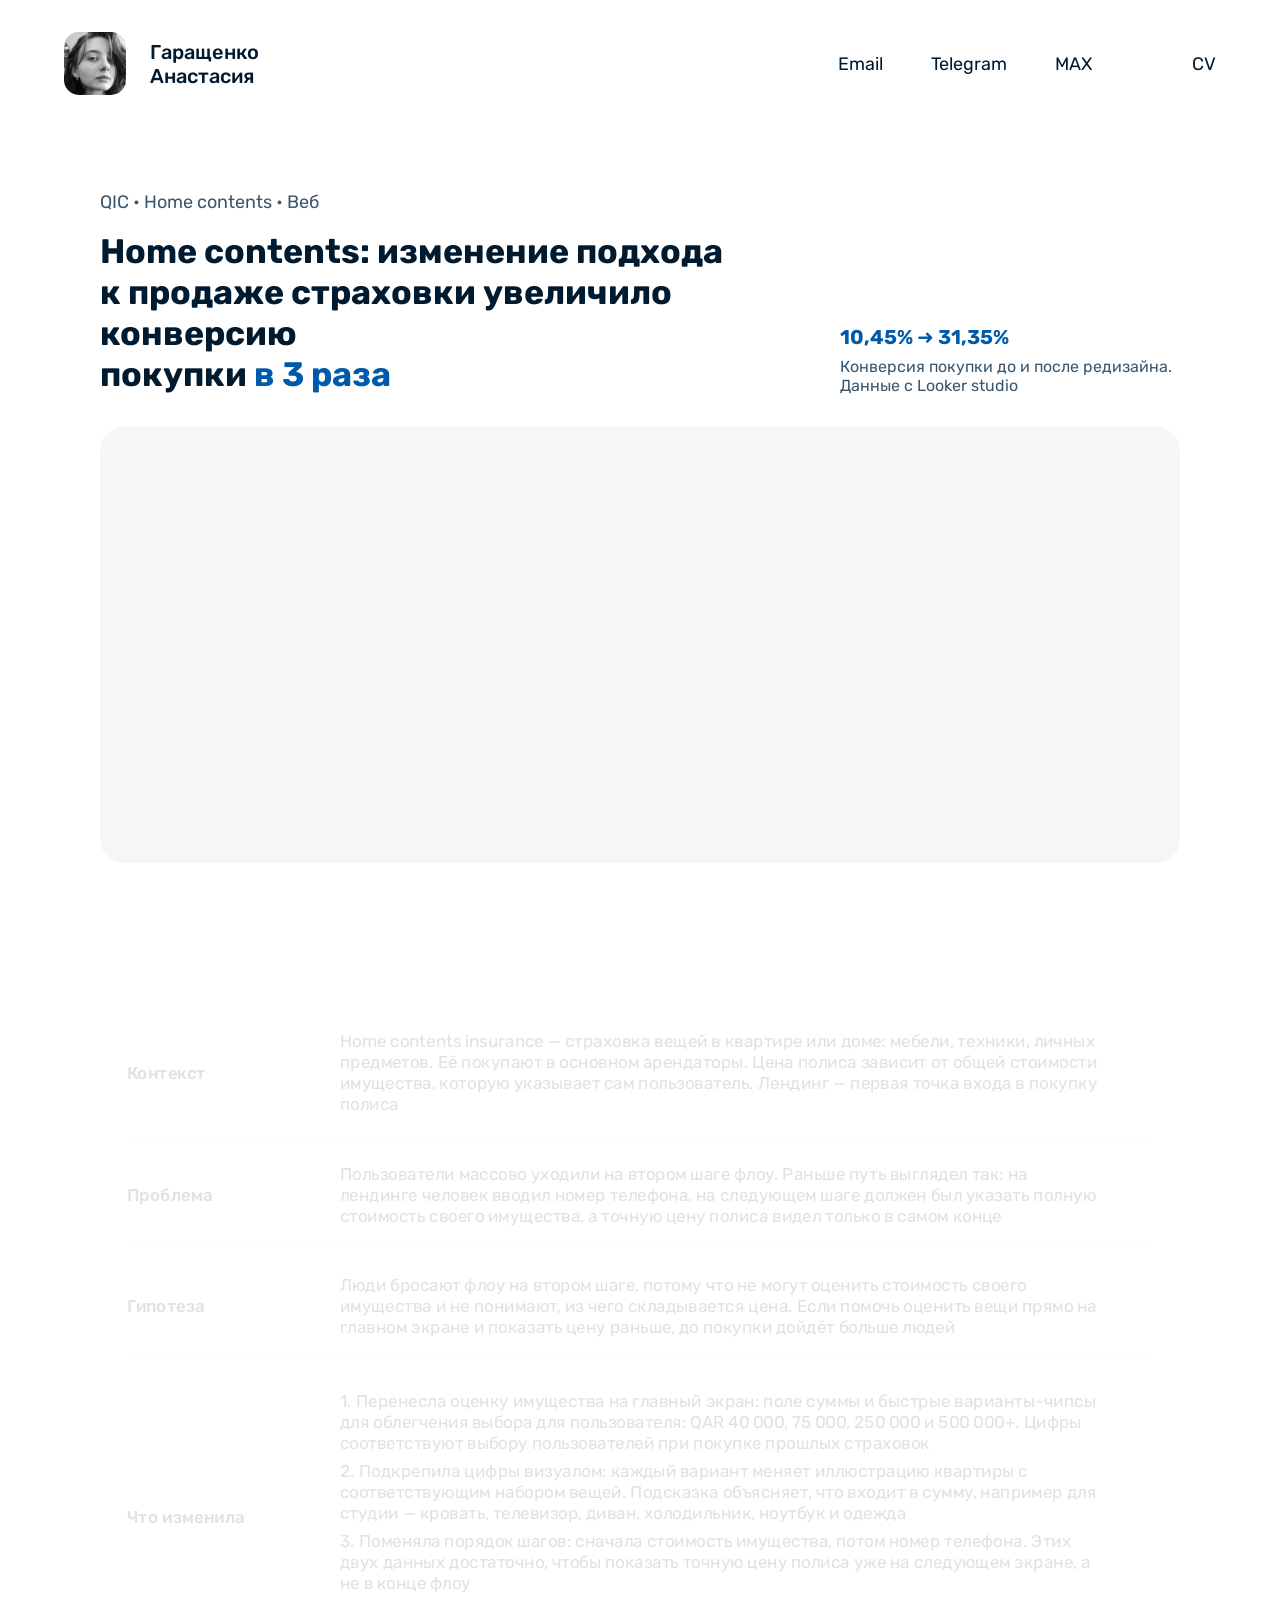
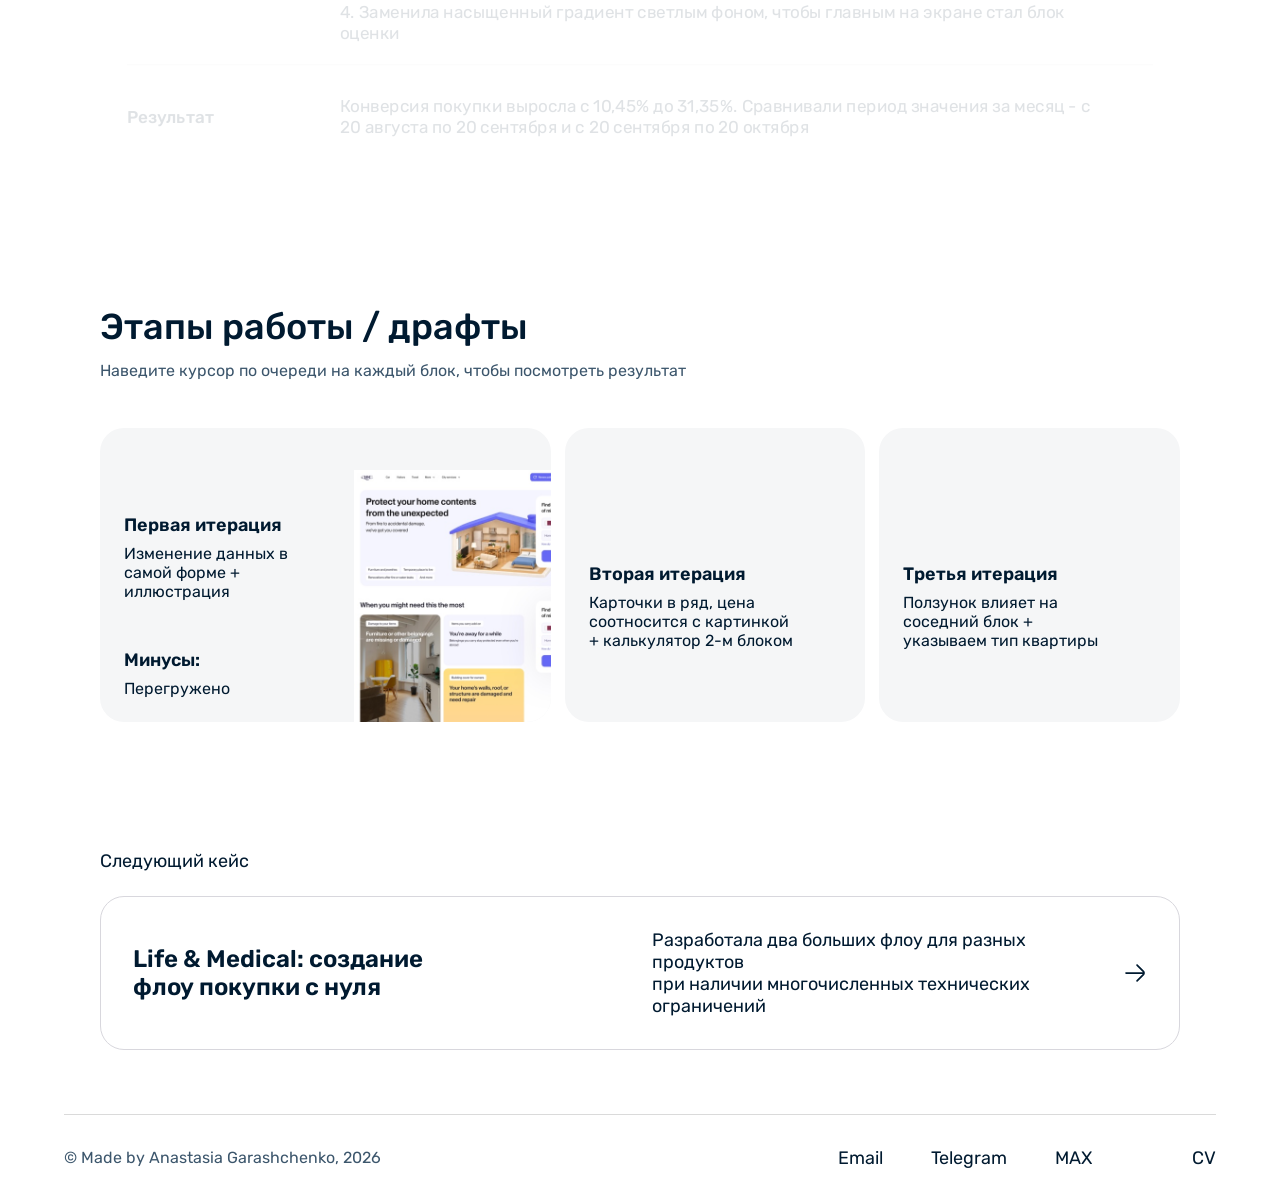
<file: cases/home-contents.html>
<!doctype html>
<html lang="ru">
<head>
  <meta charset="utf-8">
  <meta name="viewport" content="width=device-width, initial-scale=1">
  <title>Home contents — кейс · Анастасия Гаращенко</title>
  <meta name="description" content="Изменение подхода к продаже страховки увеличило конверсию покупки в 3 раза">
  <link rel="icon" href="../assets/img/favicon-32.png" sizes="32x32" type="image/png">
  <link rel="icon" href="../assets/img/favicon-192.png" sizes="192x192" type="image/png">
  <link rel="apple-touch-icon" href="../assets/img/apple-touch-icon.png">
  <!-- Превью для соцсетей и мессенджеров: картинка и адрес должны быть полными (https://…) -->
  <meta property="og:url" content="https://mephisushka.github.io/portfolio/cases/home-contents.html">
  <meta property="og:type" content="article">
  <meta property="og:site_name" content="Анастасия Гаращенко — портфолио">
  <meta property="og:locale" content="ru_RU">
  <meta property="og:title" content="Home contents: изменение подхода к продаже страховки">
  <meta property="og:description" content="Изменение подхода к продаже страховки увеличило конверсию покупки в 3 раза">
  <meta property="og:image" content="https://mephisushka.github.io/portfolio/assets/img/og/home-contents.jpg">
  <meta property="og:image:width" content="1200">
  <meta property="og:image:height" content="630">
  <meta name="twitter:card" content="summary_large_image">
  <link rel="preconnect" href="https://fonts.googleapis.com">
  <link rel="preconnect" href="https://fonts.gstatic.com" crossorigin>
  <link href="https://fonts.googleapis.com/css2?family=Rubik:wght@400;500;600;700&display=swap" rel="stylesheet">
  <link rel="stylesheet" href="../styles.css">
</head>
<body class="theme-v2">
  <header class="nav">
    <a class="nav__person" href="../index.html">
      <span class="nav__avatar"><img src="../assets/img/avatar.jpg" alt=""></span>
      <span class="nav__name">Гаращенко<br>Анастасия</span>
    </a>
    <nav class="nav__right">
      <div class="nav__links">
        <a href="mailto:a89168034675@gmail.com">Email<img class="nav__icon" src="../assets/img/icon-mail.svg" width="24" height="24" alt=""></a>
        <a href="https://t.me/Mephiss_S" target="_blank" rel="noopener">Telegram<img class="nav__icon" src="../assets/img/icon-arrow-up-right.svg" width="24" height="24" alt=""></a>
        <a href="https://max.ru/u/f9LHodD0cOJ-IGME94dxVK6SkEU_ODadmDoRHAh8buhZZ9mriXe9u9oREU0" target="_blank" rel="noopener">MAX<img class="nav__icon" src="../assets/img/icon-arrow-up-right.svg" width="24" height="24" alt=""></a>
      </div>
      <a class="nav__cv" href="../assets/cv.pdf" download="Резюме — Senior Product Designer.pdf">CV<img class="nav__icon" src="../assets/img/download.svg" width="24" height="24" alt=""></a>
      <button class="nav__burger" type="button" aria-label="Открыть меню" aria-expanded="false" aria-controls="mmenu">
        <!-- иконка из sources/ui-menu-bars-3-h-24-Regular.svg: каждая линия — отдельный путь, чтобы превращать бургер в крестик -->
        <svg width="24" height="24" viewBox="0 0 24 24" fill="currentColor" aria-hidden="true">
          <path class="burger__top" d="M3.75 4.25C3.33579 4.25 3 4.58579 3 5C3 5.41421 3.33579 5.75 3.75 5.75H20.25C20.6642 5.75 21 5.41421 21 5C21 4.58579 20.6642 4.25 20.25 4.25H3.75Z"/>
          <path class="burger__mid" d="M3 12C3 11.5858 3.33579 11.25 3.75 11.25H20.25C20.6642 11.25 21 11.5858 21 12C21 12.4142 20.6642 12.75 20.25 12.75H3.75C3.33579 12.75 3 12.4142 3 12Z"/>
          <path class="burger__bot" d="M3 19C3 18.5858 3.33579 18.25 3.75 18.25H20.25C20.6642 18.25 21 18.5858 21 19C21 19.4142 20.6642 19.75 20.25 19.75H3.75C3.33579 19.75 3 19.4142 3 19Z"/>
        </svg>
      </button>
    </nav>
  </header>

  <main>
    <section class="case-hero">
      <div class="case-hero__top">
        <div class="case-hero__head">
          <p class="case-hero__meta">QIC • Home contents • Веб</p>
          <h1 class="case-hero__title">Home contents: изменение подхода <br>к продаже страховки увеличило конверсию <br>покупки <span class="accent">в&nbsp;3&nbsp;раза</span></h1>
        </div>

        <div class="facts">
          <div class="fact">
            <p class="fact__title">10,45% ➜ 31,35%</p>
            <p class="fact__text">Конверсия покупки до и после редизайна. Данные с Looker studio</p>
          </div>
        </div>
      </div>

      <div class="case-hero__media case-hero__media--mobile">
        <video width="2480" height="1000" muted loop playsinline autoplay preload="auto">
          <source src="../assets/video/home-contents-banner-mobile.mp4" media="(max-width: 720px)" type="video/mp4"><!-- мобильный баннер 776×500 -->
          <source src="../assets/video/home-contents-banner.mp4" type="video/mp4">
        </video>
      </div>
    </section>

    <section class="section">
      <dl class="story">
        <div class="story__row">
          <dt>Контекст</dt>
          <dd>
            <p>Home contents insurance — страховка вещей в квартире или доме: мебели, техники, личных предметов. Её покупают в основном арендаторы. Цена полиса зависит от общей стоимости имущества, которую указывает сам пользователь. Лендинг — первая точка входа в покупку полиса</p>
          </dd>
        </div>
        <div class="story__row">
          <dt>Проблема</dt>
          <dd>
            <p>Пользователи массово уходили на втором шаге флоу. Раньше путь выглядел так: на лендинге человек вводил номер телефона, на следующем шаге должен был указать полную стоимость своего имущества, а точную цену полиса видел только в самом конце</p>
          </dd>
        </div>
        <div class="story__row">
          <dt>Гипотеза</dt>
          <dd>
            <p>Люди бросают флоу на втором шаге, потому что не могут оценить стоимость своего имущества и не понимают, из чего складывается цена. Если помочь оценить вещи прямо на главном экране и показать цену раньше, до покупки дойдёт больше людей</p>
          </dd>
        </div>
        <div class="story__row">
          <dt>Что изменила</dt>
          <dd>
            <p>1. Перенесла оценку имущества на главный экран: поле суммы и быстрые варианты-чипсы для облегчения выбора для пользователя: QAR 40 000, 75 000, 250 000 и 500 000+. Цифры соответствуют выбору пользователей при покупке прошлых страховок</p>
            <p>2. Подкрепила цифры визуалом: каждый вариант меняет иллюстрацию квартиры с соответствующим набором вещей. Подсказка объясняет, что входит в сумму, например для студии — кровать, телевизор, диван, холодильник, ноутбук и одежда</p>
            <p>3. Поменяла порядок шагов: сначала стоимость имущества, потом номер телефона. Этих двух данных достаточно, чтобы показать точную цену полиса уже на следующем экране, а не в конце флоу</p>
            <p>4. Заменила насыщенный градиент светлым фоном, чтобы главным на экране стал блок оценки</p>
          </dd>
        </div>
        <div class="story__row">
          <dt>Результат</dt>
          <dd>
            <p>Конверсия покупки выросла с 10,45% до 31,35%. Сравнивали период значения за месяц - с 20 августа по 20 сентября и с 20 сентября по 20 октября</p>
          </dd>
        </div>
      </dl>
    </section>

    <section class="section">
      <div class="section__head">
        <h2 class="section__title">Этапы работы / драфты</h2>
        <p class="section__hint">
          <span class="hint--hover">Наведите курсор по очереди на каждый блок, чтобы посмотреть результат</span>
          <span class="hint--touch">Нажмите по очереди на каждый блок, чтобы посмотреть результат</span>
        </p>
      </div>
      <!-- Карточки по мотивам Framer CollapsingCards: наведённая раскрывается, остальные сжимаются -->
      <div class="drafts">
        <article class="draft is-active" tabindex="0">
          <div class="draft__body">
            <div class="draft__group">
              <h3 class="draft__title">Первая итерация</h3>
              <p class="draft__text">Изменение данных в самой форме + иллюстрация</p>
            </div>
            <div class="draft__cons">
              <div class="draft__group">
                <h3 class="draft__title">Минусы:</h3>
                <p class="draft__text">Перегружено</p>
              </div>
            </div>
          </div>
          <div class="draft__media">
            <img src="../assets/img/home-draft-1.jpg" width="560" height="533" alt="Первая итерация лендинга Home contents">
          </div>
        </article>
        <article class="draft" tabindex="0">
          <div class="draft__body">
            <div class="draft__group">
              <h3 class="draft__title">Вторая итерация</h3>
              <p class="draft__text">Карточки в ряд, цена соотносится с картинкой + калькулятор 2-м блоком</p>
            </div>
            <div class="draft__cons">
              <div class="draft__group">
                <h3 class="draft__title">Минусы:</h3>
                <p class="draft__text">Ограничиваем пользователя в стоимости его имущества</p>
              </div>
            </div>
          </div>
          <div class="draft__media">
            <img src="../assets/img/home-draft-2.jpg" width="560" height="533" alt="Вторая итерация лендинга Home contents" loading="lazy">
          </div>
        </article>
        <article class="draft" tabindex="0">
          <div class="draft__body">
            <div class="draft__group">
              <h3 class="draft__title">Третья итерация</h3>
              <p class="draft__text">Ползунок влияет на соседний блок + указываем тип квартиры</p>
            </div>
            <div class="draft__cons">
              <div class="draft__group">
                <h3 class="draft__title">Минусы:</h3>
                <p class="draft__text">Перегруженная форма и ползунок не всегда удобен для ввода</p>
              </div>
            </div>
          </div>
          <div class="draft__media">
            <img src="../assets/img/home-draft-3.jpg" width="560" height="533" alt="Третья итерация лендинга Home contents" loading="lazy">
          </div>
        </article>
      </div>
    </section>

    <section class="section next-case">
      <p class="next-case__label">Следующий кейс</p>
      <a class="next-case__card" href="life-medical.html">
        <div class="next-case__peek next-case__peek--mini" style="left: 32.6%; top: -10px;" aria-hidden="true">
          <div class="mini-card">
            <img class="mini-card__shot mini-card__shot--lm" src="../assets/img/mini-life-medical.png" width="260" height="399" alt="">
            <div class="mini-card__text">
              <p class="mini-card__title">Life &amp; Medical: создание<br>флоу покупки с нуля</p>
              <p class="mini-card__desc">Два больших флоу для разных продуктов</p>
            </div>
          </div>
        </div>
        <p class="next-case__title">Life &amp; Medical: создание<br>флоу покупки с нуля</p>
        <div class="next-case__right">
          <p>Разработала два больших флоу для разных продуктов <br>при наличии многочисленных технических ограничений</p>
          <img src="../assets/img/arrow-right.svg" width="24" height="24" alt="">
        </div>
      </a>
    </section>

  </main>

  <img class="divider" src="../assets/img/divider.svg" width="1312" height="1" alt="">

  <footer class="site-footer">
    <p class="site-footer__copy">© Made by Anastasia Garashchenko, 2026</p>
    <nav class="nav__right">
      <div class="nav__links">
        <a href="mailto:a89168034675@gmail.com">Email<img class="nav__icon" src="../assets/img/icon-mail.svg" width="24" height="24" alt=""></a>
        <a href="https://t.me/Mephiss_S" target="_blank" rel="noopener">Telegram<img class="nav__icon" src="../assets/img/icon-arrow-up-right.svg" width="24" height="24" alt=""></a>
        <a href="https://max.ru/u/f9LHodD0cOJ-IGME94dxVK6SkEU_ODadmDoRHAh8buhZZ9mriXe9u9oREU0" target="_blank" rel="noopener">MAX<img class="nav__icon" src="../assets/img/icon-arrow-up-right.svg" width="24" height="24" alt=""></a>
      </div>
      <a class="nav__cv" href="../assets/cv.pdf" download="Резюме — Senior Product Designer.pdf">CV<img class="nav__icon" src="../assets/img/download.svg" width="24" height="24" alt=""></a>
    </nav>
  </footer>

  <script>
    // Ролики флоу подгружаются заранее, на подходе к блоку (видно первый кадр),
    // а играют только пока на карточку наведён курсор. На тач-экранах — по тапу.
    const videos = document.querySelectorAll('.flow__video');

    const load = v => { if (!v.src) { v.preload = 'auto'; v.src = v.dataset.src; } };

    const loader = new IntersectionObserver(entries => {
      entries.forEach(({ target: v, isIntersecting }) => {
        if (!isIntersecting) return;
        load(v);
        loader.unobserve(v);
      });
    }, { rootMargin: '800px 0px' });

    const play = v => { load(v); v.play().catch(() => {}); };
    const stop = v => { v.pause(); v.currentTime = 0; };

    // На устройствах с мышью — играет, пока наведён курсор (или карточка в фокусе с клавиатуры).
    // На тач-экранах наведение и фокус не используются: тап запускает, повторный тап ставит на паузу,
    // запуск одной карточки останавливает другую. (Раньше телефон присылал «фокус» и «клик» подряд,
    // и видео стартовало и тут же вставало на паузу.)
    const canHover = () => matchMedia('(hover: hover)').matches;
    videos.forEach(v => {
      loader.observe(v);
      const media = v.closest('.flow__media');
      media.addEventListener('mouseenter', () => { if (canHover()) play(v); });
      media.addEventListener('mouseleave', () => { if (canHover()) stop(v); });
      media.addEventListener('focus', () => { if (canHover()) play(v); });
      media.addEventListener('blur', () => { if (canHover()) stop(v); });
      media.addEventListener('click', () => {
        if (canHover()) return;
        if (v.paused) {
          videos.forEach(o => { if (o !== v) o.pause(); });
          play(v);
        } else {
          v.pause();
        }
      });
    });

    // Этапы работы: карточка под курсором (или в фокусе, или по тапу) раскрывается, остальные сжимаются
    document.querySelectorAll('.drafts').forEach(list => {
      const cards = [...list.querySelectorAll('.draft')];
      const open = card => cards.forEach(c => c.classList.toggle('is-active', c === card));
      cards.forEach(card => {
        card.addEventListener('mouseenter', () => open(card));
        card.addEventListener('focus', () => open(card));
        card.addEventListener('click', () => open(card));
      });
    });
  </script>
  <!-- Мобильное меню (по мотивам Framer Motion Overlay Menu): тёмный экран раскрывается кругом от кнопки -->
  <div class="mmenu" id="mmenu" role="dialog" aria-modal="true" aria-label="Контакты" tabindex="-1">
    <nav class="mmenu__nav" aria-label="Контакты">
      <ul class="mmenu__list">
        <li class="mmenu__item" style="--i: 0"><a href="mailto:a89168034675@gmail.com"><span class="mmenu__num" aria-hidden="true">01</span>Email</a></li>
        <li class="mmenu__item" style="--i: 1"><a href="https://max.ru/u/f9LHodD0cOJ-IGME94dxVK6SkEU_ODadmDoRHAh8buhZZ9mriXe9u9oREU0" target="_blank" rel="noopener"><span class="mmenu__num" aria-hidden="true">02</span>MAX</a></li>
        <li class="mmenu__item" style="--i: 2"><a href="https://t.me/Mephiss_S" target="_blank" rel="noopener"><span class="mmenu__num" aria-hidden="true">03</span>Telegram</a></li>
      </ul>
    </nav>
    <div class="mmenu__footer">
      <span class="mmenu__line" aria-hidden="true"></span>
      <p class="mmenu__note">© Made by Anastasia Garashchenko, 2026</p>
    </div>
  </div>
  <script src="../assets/js/menu.js"></script>
  <script src="../assets/js/story-fade.js"></script>
</body>
</html>
</file>
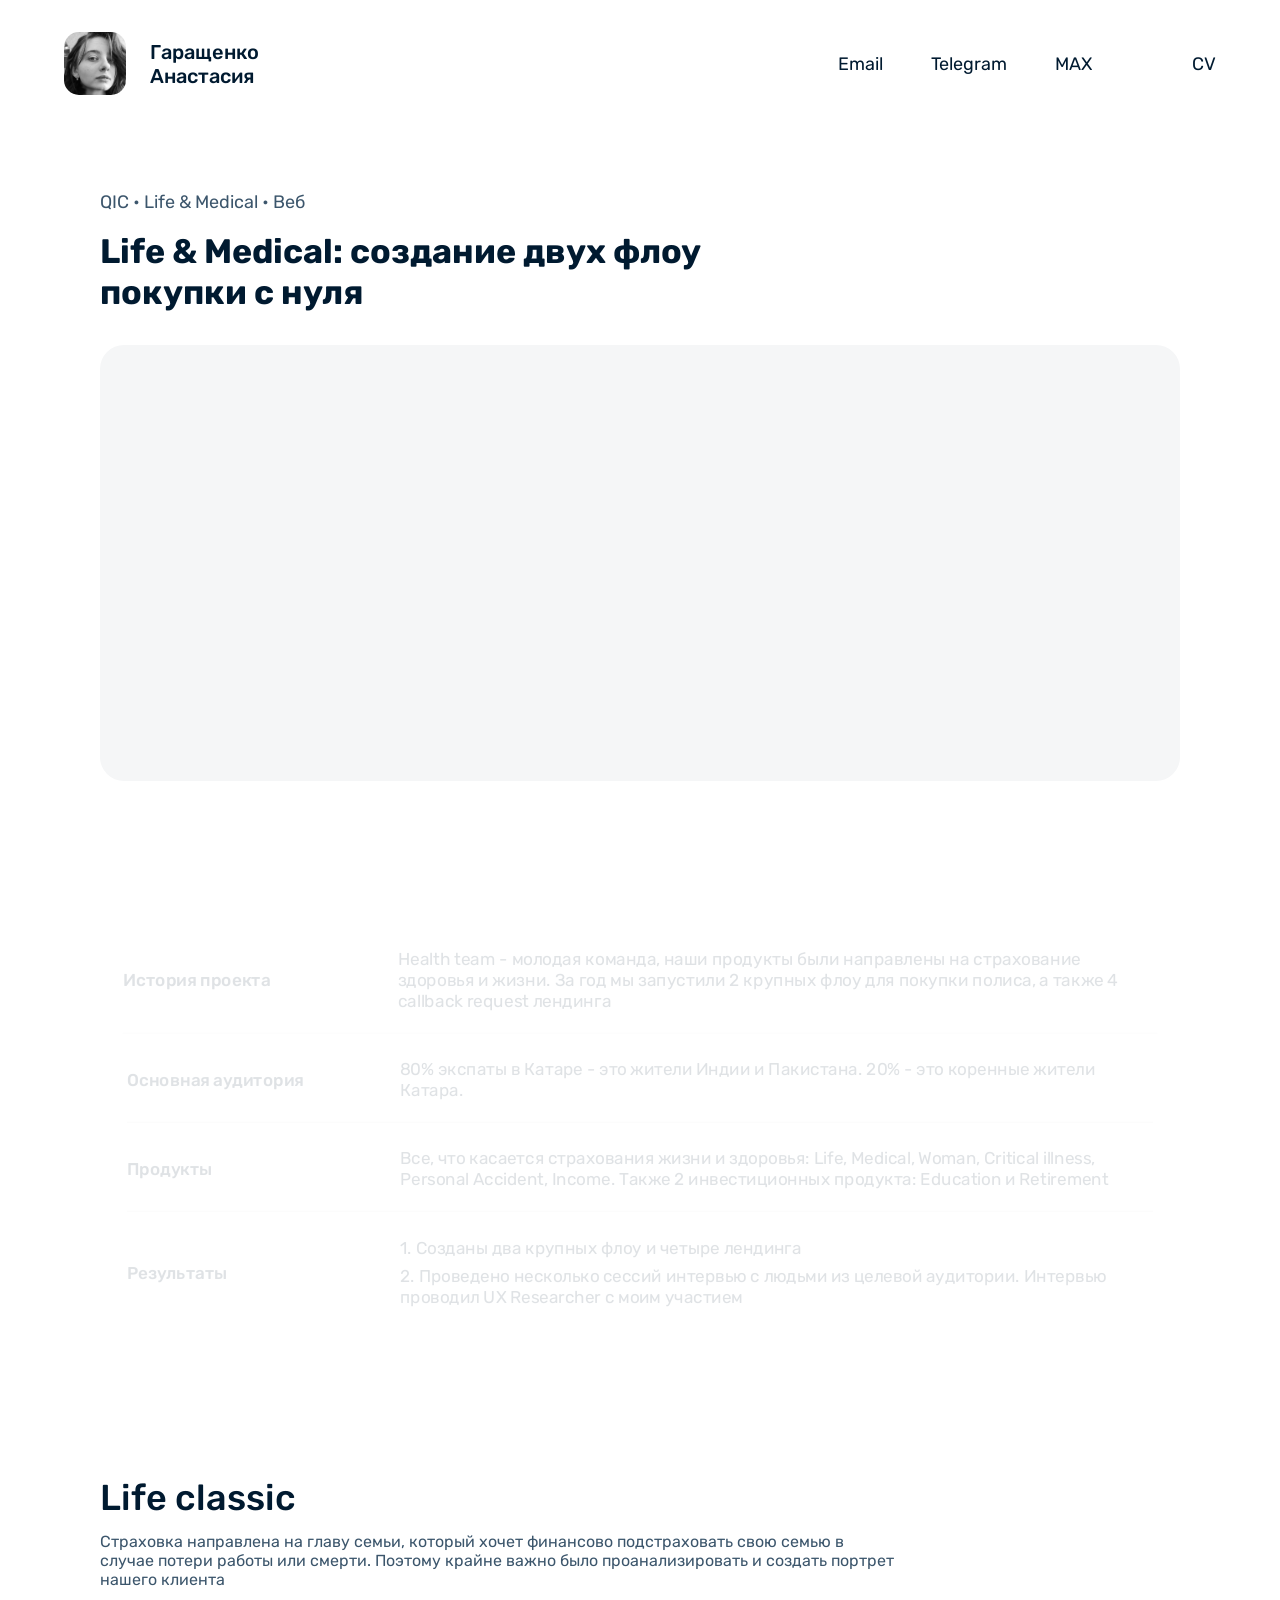
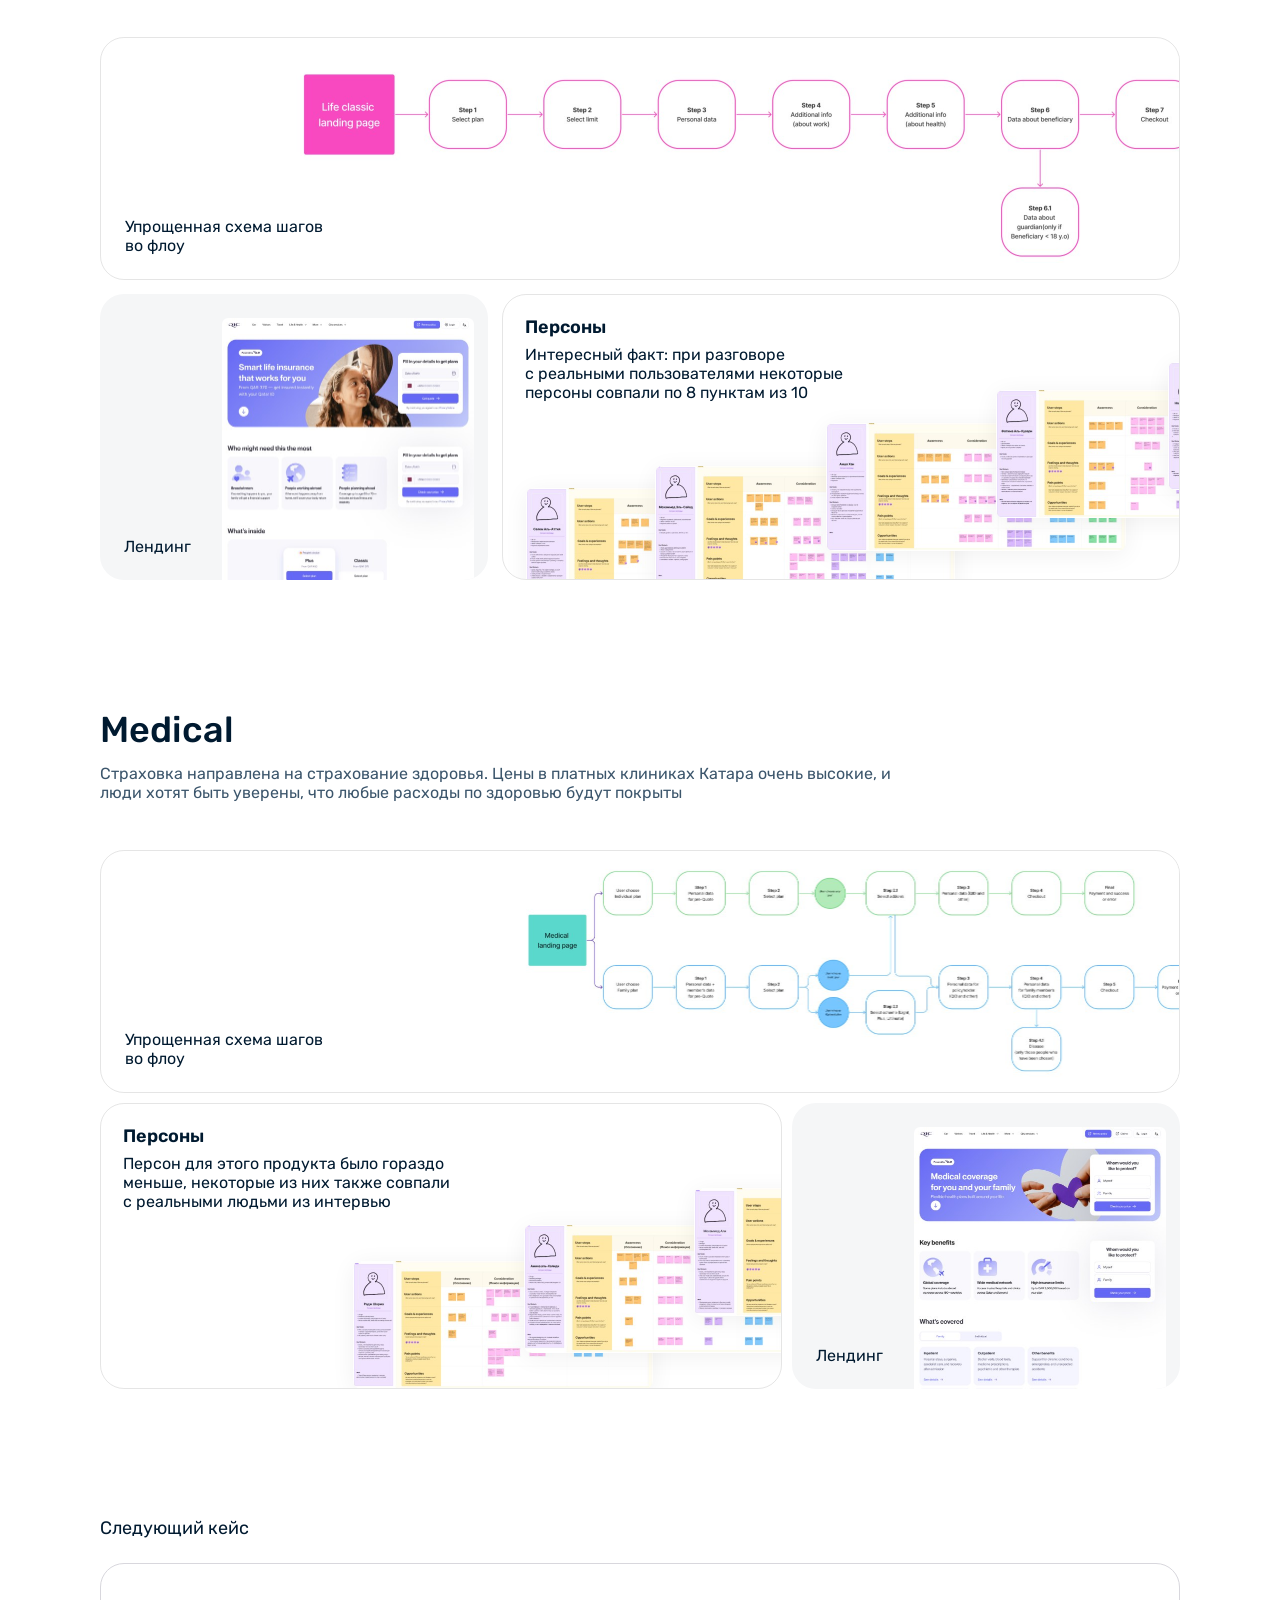
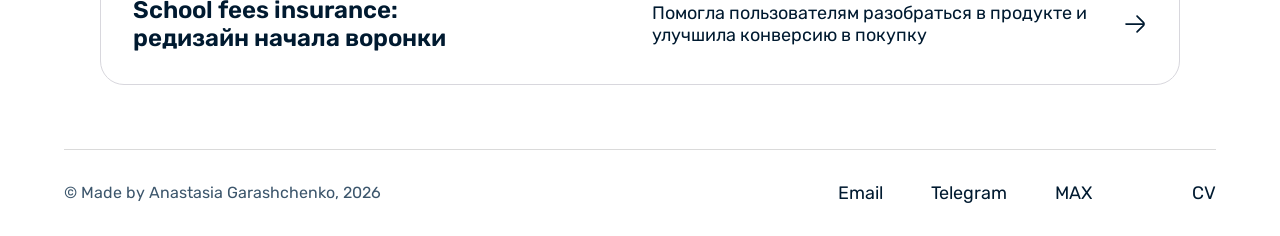
<file: cases/life-medical.html>
<!doctype html>
<html lang="ru">
<head>
  <meta charset="utf-8">
  <meta name="viewport" content="width=device-width, initial-scale=1">
  <title>Life &amp; Medical — кейс · Анастасия Гаращенко</title>
  <meta name="description" content="Два крупных флоу покупки полиса и четыре лендинга для страхования жизни и здоровья">
  <link rel="icon" href="../assets/img/favicon-32.png" sizes="32x32" type="image/png">
  <link rel="icon" href="../assets/img/favicon-192.png" sizes="192x192" type="image/png">
  <link rel="apple-touch-icon" href="../assets/img/apple-touch-icon.png">
  <!-- Превью для соцсетей и мессенджеров: картинка и адрес должны быть полными (https://…) -->
  <meta property="og:url" content="https://mephisushka.github.io/portfolio/cases/life-medical.html">
  <meta property="og:type" content="article">
  <meta property="og:site_name" content="Анастасия Гаращенко — портфолио">
  <meta property="og:locale" content="ru_RU">
  <meta property="og:title" content="Life &amp; Medical: создание двух флоу покупки с нуля">
  <meta property="og:description" content="Два крупных флоу покупки полиса и четыре лендинга для страхования жизни и здоровья">
  <meta property="og:image" content="https://mephisushka.github.io/portfolio/assets/img/og/life-medical.jpg">
  <meta property="og:image:width" content="1200">
  <meta property="og:image:height" content="630">
  <meta name="twitter:card" content="summary_large_image">
  <link rel="preconnect" href="https://fonts.googleapis.com">
  <link rel="preconnect" href="https://fonts.gstatic.com" crossorigin>
  <link href="https://fonts.googleapis.com/css2?family=Rubik:wght@400;500;600;700&display=swap" rel="stylesheet">
  <link rel="stylesheet" href="../styles.css">
</head>
<body class="theme-v2">
  <header class="nav">
    <a class="nav__person" href="../index.html">
      <span class="nav__avatar"><img src="../assets/img/avatar.jpg" alt=""></span>
      <span class="nav__name">Гаращенко<br>Анастасия</span>
    </a>
    <nav class="nav__right">
      <div class="nav__links">
        <a href="mailto:a89168034675@gmail.com">Email<img class="nav__icon" src="../assets/img/icon-mail.svg" width="24" height="24" alt=""></a>
        <a href="https://t.me/Mephiss_S" target="_blank" rel="noopener">Telegram<img class="nav__icon" src="../assets/img/icon-arrow-up-right.svg" width="24" height="24" alt=""></a>
        <a href="https://max.ru/u/f9LHodD0cOJ-IGME94dxVK6SkEU_ODadmDoRHAh8buhZZ9mriXe9u9oREU0" target="_blank" rel="noopener">MAX<img class="nav__icon" src="../assets/img/icon-arrow-up-right.svg" width="24" height="24" alt=""></a>
      </div>
      <a class="nav__cv" href="../assets/cv.pdf" download="Резюме — Senior Product Designer.pdf">CV<img class="nav__icon" src="../assets/img/download.svg" width="24" height="24" alt=""></a>
      <button class="nav__burger" type="button" aria-label="Открыть меню" aria-expanded="false" aria-controls="mmenu">
        <!-- иконка из sources/ui-menu-bars-3-h-24-Regular.svg: каждая линия — отдельный путь, чтобы превращать бургер в крестик -->
        <svg width="24" height="24" viewBox="0 0 24 24" fill="currentColor" aria-hidden="true">
          <path class="burger__top" d="M3.75 4.25C3.33579 4.25 3 4.58579 3 5C3 5.41421 3.33579 5.75 3.75 5.75H20.25C20.6642 5.75 21 5.41421 21 5C21 4.58579 20.6642 4.25 20.25 4.25H3.75Z"/>
          <path class="burger__mid" d="M3 12C3 11.5858 3.33579 11.25 3.75 11.25H20.25C20.6642 11.25 21 11.5858 21 12C21 12.4142 20.6642 12.75 20.25 12.75H3.75C3.33579 12.75 3 12.4142 3 12Z"/>
          <path class="burger__bot" d="M3 19C3 18.5858 3.33579 18.25 3.75 18.25H20.25C20.6642 18.25 21 18.5858 21 19C21 19.4142 20.6642 19.75 20.25 19.75H3.75C3.33579 19.75 3 19.4142 3 19Z"/>
        </svg>
      </button>
    </nav>
  </header>

  <main>
    <section class="case-hero">
      <div class="case-hero__head">
        <p class="case-hero__meta">QIC • Life &amp; Medical • Веб</p>
        <h1 class="case-hero__title">Life &amp; Medical: создание двух флоу <br>покупки с нуля</h1>
      </div>

      <div class="case-hero__media">
        <video src="../assets/video/life-medical-banner.mp4" width="2480" height="1000" muted loop playsinline autoplay preload="auto"></video>
      </div>
    </section>

    <section class="section">
      <dl class="story story--lm">
        <div class="story__row">
          <dt>История проекта</dt>
          <dd>
            <p>Health team - молодая команда, наши продукты были направлены на страхование здоровья и жизни. За год мы запустили 2 крупных флоу для покупки полиса, а также 4 callback request лендинга</p>
          </dd>
        </div>
        <div class="story__row">
          <dt>Основная аудитория</dt>
          <dd>
            <p>80% экспаты в Катаре - это жители Индии и Пакистана. 20% - это коренные жители Катара.</p>
          </dd>
        </div>
        <div class="story__row">
          <dt>Продукты</dt>
          <dd>
            <p>Все, что касается страхования жизни и здоровья: Life, Medical, Woman, Critical illness, Personal Accident, Income. Также 2 инвестиционных продукта: Education и Retirement</p>
          </dd>
        </div>
        <div class="story__row">
          <dt>Результаты</dt>
          <dd>
            <p>1. Созданы два крупных флоу и четыре лендинга</p>
            <p>2. Проведено несколько сессий интервью с людьми из целевой аудитории. Интервью проводил UX Researcher с моим участием</p>
          </dd>
        </div>
        <!-- <div class="story__row">
          <dt>Цифры</dt>
          <dd>
            <p>В процессе</p>
          </dd>
        </div> -->
      </dl>
    </section>

    <section class="section">
      <div class="section__head">
        <h2 class="section__title">Life classic</h2>
        <p class="section__hint section__hint--lead">Страховка направлена на главу семьи, который хочет финансово подстраховать свою семью в случае потери работы или смерти. Поэтому крайне важно было проанализировать и создать портрет нашего клиента</p>
      </div>
      <div class="lm-flow lm-flow--life">
        <div class="lm-scheme lm-scheme--life">
          <img src="../assets/img/lm-life-scheme.jpg" width="2080" height="414" alt="Схема шагов флоу Life classic: от лендинга до оплаты" loading="lazy">
          <p class="lm-card__label">Упрощенная схема шагов во флоу</p>
        </div>
        <div class="lm-row">
          <div class="lm-landing">
            <img src="../assets/img/lm-life-landing.jpg" width="504" height="525" alt="Лендинг Life classic" loading="lazy">
            <p class="lm-card__label">Лендинг</p>
          </div>
          <div class="lm-personas">
            <h3 class="lm-personas__title">Персоны</h3>
            <p class="lm-personas__text">Интересный факт: при разговоре <br>с реальными пользователями некоторые персоны совпали по 8 пунктам из 10</p>
            <img class="persona" src="../assets/img/lm-life-persona-salem.jpg" width="600" height="256" alt="Персона: Салем" loading="lazy" style="left: 22.67px; top: 193.33px;">
            <img class="persona" src="../assets/img/lm-life-persona-mohammed.jpg" width="600" height="256" alt="Персона: Мохаммед" loading="lazy" style="left: 151.67px; top: 171.33px;">
            <img class="persona" src="../assets/img/lm-life-persona-aisha.jpg" width="600" height="256" alt="Персона: Аиша" loading="lazy" style="left: 322.67px; top: 128.33px;">
            <img class="persona" src="../assets/img/lm-life-persona-fatima.jpg" width="600" height="256" alt="Персона: Фатима" loading="lazy" style="left: 492.67px; top: 95.33px;">
            <img class="persona" src="../assets/img/lm-life-persona-nora.jpg" width="600" height="256" alt="Персона: Нора" loading="lazy" style="left: 664.67px; top: 67.33px;">
          </div>
        </div>
      </div>
    </section>

    <section class="section">
      <div class="section__head">
        <h2 class="section__title">Medical</h2>
        <p class="section__hint section__hint--lead">Страховка направлена на страхование здоровья. Цены в платных клиниках Катара очень высокие, и люди хотят быть уверены, что любые расходы по здоровью будут покрыты</p>
      </div>
      <div class="lm-flow">
        <div class="lm-scheme lm-scheme--medical">
          <img src="../assets/img/lm-medical-scheme.jpg" width="1395" height="438" alt="Схема шагов флоу Medical" loading="lazy">
          <p class="lm-card__label">Упрощенная схема шагов во флоу</p>
        </div>
        <div class="lm-row">
          <div class="lm-personas">
            <h3 class="lm-personas__title">Персоны</h3>
            <p class="lm-personas__text">Персон для этого продукта было гораздо меньше, некоторые из них также совпали с реальными людьми из интервью</p>
            <img class="persona" src="../assets/img/lm-medical-persona-radg.jpg" width="600" height="256" alt="Персона: Радж" loading="lazy" style="left: 252px; top: 156.8px;">
            <img class="persona" src="../assets/img/lm-medical-persona-amina.jpg" width="600" height="256" alt="Персона: Амина" loading="lazy" style="left: 423px; top: 121px;">
            <img class="persona" src="../assets/img/lm-medical-persona-mohammed.jpg" width="600" height="256" alt="Персона: Мохаммед" loading="lazy" style="left: 593px; top: 84px;">
          </div>
          <div class="lm-landing">
            <img src="../assets/img/lm-medical-landing.jpg" width="504" height="522" alt="Лендинг Medical" loading="lazy">
            <p class="lm-card__label">Лендинг</p>
          </div>
        </div>
      </div>
    </section>

    <section class="section next-case">
      <p class="next-case__label">Следующий кейс</p>
      <a class="next-case__card" href="school-fees.html">
        <div class="next-case__peek next-case__peek--mini" style="left: 32.7%; top: -6px;" aria-hidden="true">
          <div class="mini-card">
            <img class="mini-card__shot mini-card__shot--sf" src="../assets/img/mini-school-fees.jpg" width="300" height="368" alt="">
            <div class="mini-card__text">
              <p class="mini-card__title">School fees insurance: редизайн начала воронки</p>
              <p class="mini-card__desc">Помогла пользователям разобраться в продукте и улучшила конверсию в покупку</p>
            </div>
          </div>
        </div>
        <p class="next-case__title">School fees insurance:<br>редизайн начала воронки</p>
        <div class="next-case__right">
          <p>Помогла пользователям разобраться в продукте и улучшила конверсию в покупку</p>
          <img src="../assets/img/arrow-right.svg" width="24" height="24" alt="">
        </div>
      </a>
    </section>

  </main>

  <img class="divider" src="../assets/img/divider.svg" width="1312" height="1" alt="">

  <footer class="site-footer">
    <p class="site-footer__copy">© Made by Anastasia Garashchenko, 2026</p>
    <nav class="nav__right">
      <div class="nav__links">
        <a href="mailto:a89168034675@gmail.com">Email<img class="nav__icon" src="../assets/img/icon-mail.svg" width="24" height="24" alt=""></a>
        <a href="https://t.me/Mephiss_S" target="_blank" rel="noopener">Telegram<img class="nav__icon" src="../assets/img/icon-arrow-up-right.svg" width="24" height="24" alt=""></a>
        <a href="https://max.ru/u/f9LHodD0cOJ-IGME94dxVK6SkEU_ODadmDoRHAh8buhZZ9mriXe9u9oREU0" target="_blank" rel="noopener">MAX<img class="nav__icon" src="../assets/img/icon-arrow-up-right.svg" width="24" height="24" alt=""></a>
      </div>
      <a class="nav__cv" href="../assets/cv.pdf" download="Резюме — Senior Product Designer.pdf">CV<img class="nav__icon" src="../assets/img/download.svg" width="24" height="24" alt=""></a>
    </nav>
  </footer>

  <script>
    // Ролики флоу подгружаются заранее, на подходе к блоку (видно первый кадр),
    // а играют только пока на карточку наведён курсор. На тач-экранах — по тапу.
    const videos = document.querySelectorAll('.flow__video');

    const load = v => { if (!v.src) { v.preload = 'auto'; v.src = v.dataset.src; } };

    const loader = new IntersectionObserver(entries => {
      entries.forEach(({ target: v, isIntersecting }) => {
        if (!isIntersecting) return;
        load(v);
        loader.unobserve(v);
      });
    }, { rootMargin: '800px 0px' });

    const play = v => { load(v); v.play().catch(() => {}); };
    const stop = v => { v.pause(); v.currentTime = 0; };

    // На устройствах с мышью — играет, пока наведён курсор (или карточка в фокусе с клавиатуры).
    // На тач-экранах наведение и фокус не используются: тап запускает, повторный тап ставит на паузу,
    // запуск одной карточки останавливает другую. (Раньше телефон присылал «фокус» и «клик» подряд,
    // и видео стартовало и тут же вставало на паузу.)
    const canHover = () => matchMedia('(hover: hover)').matches;
    videos.forEach(v => {
      loader.observe(v);
      const media = v.closest('.flow__media');
      media.addEventListener('mouseenter', () => { if (canHover()) play(v); });
      media.addEventListener('mouseleave', () => { if (canHover()) stop(v); });
      media.addEventListener('focus', () => { if (canHover()) play(v); });
      media.addEventListener('blur', () => { if (canHover()) stop(v); });
      media.addEventListener('click', () => {
        if (canHover()) return;
        if (v.paused) {
          videos.forEach(o => { if (o !== v) o.pause(); });
          play(v);
        } else {
          v.pause();
        }
      });
    });
  </script>
  <!-- Мобильное меню (по мотивам Framer Motion Overlay Menu): тёмный экран раскрывается кругом от кнопки -->
  <div class="mmenu" id="mmenu" role="dialog" aria-modal="true" aria-label="Контакты" tabindex="-1">
    <nav class="mmenu__nav" aria-label="Контакты">
      <ul class="mmenu__list">
        <li class="mmenu__item" style="--i: 0"><a href="mailto:a89168034675@gmail.com"><span class="mmenu__num" aria-hidden="true">01</span>Email</a></li>
        <li class="mmenu__item" style="--i: 1"><a href="https://max.ru/u/f9LHodD0cOJ-IGME94dxVK6SkEU_ODadmDoRHAh8buhZZ9mriXe9u9oREU0" target="_blank" rel="noopener"><span class="mmenu__num" aria-hidden="true">02</span>MAX</a></li>
        <li class="mmenu__item" style="--i: 2"><a href="https://t.me/Mephiss_S" target="_blank" rel="noopener"><span class="mmenu__num" aria-hidden="true">03</span>Telegram</a></li>
      </ul>
    </nav>
    <div class="mmenu__footer">
      <span class="mmenu__line" aria-hidden="true"></span>
      <p class="mmenu__note">© Made by Anastasia Garashchenko, 2026</p>
    </div>
  </div>
  <script src="../assets/js/menu.js"></script>
  <script src="../assets/js/story-fade.js"></script>
</body>
</html>
</file>
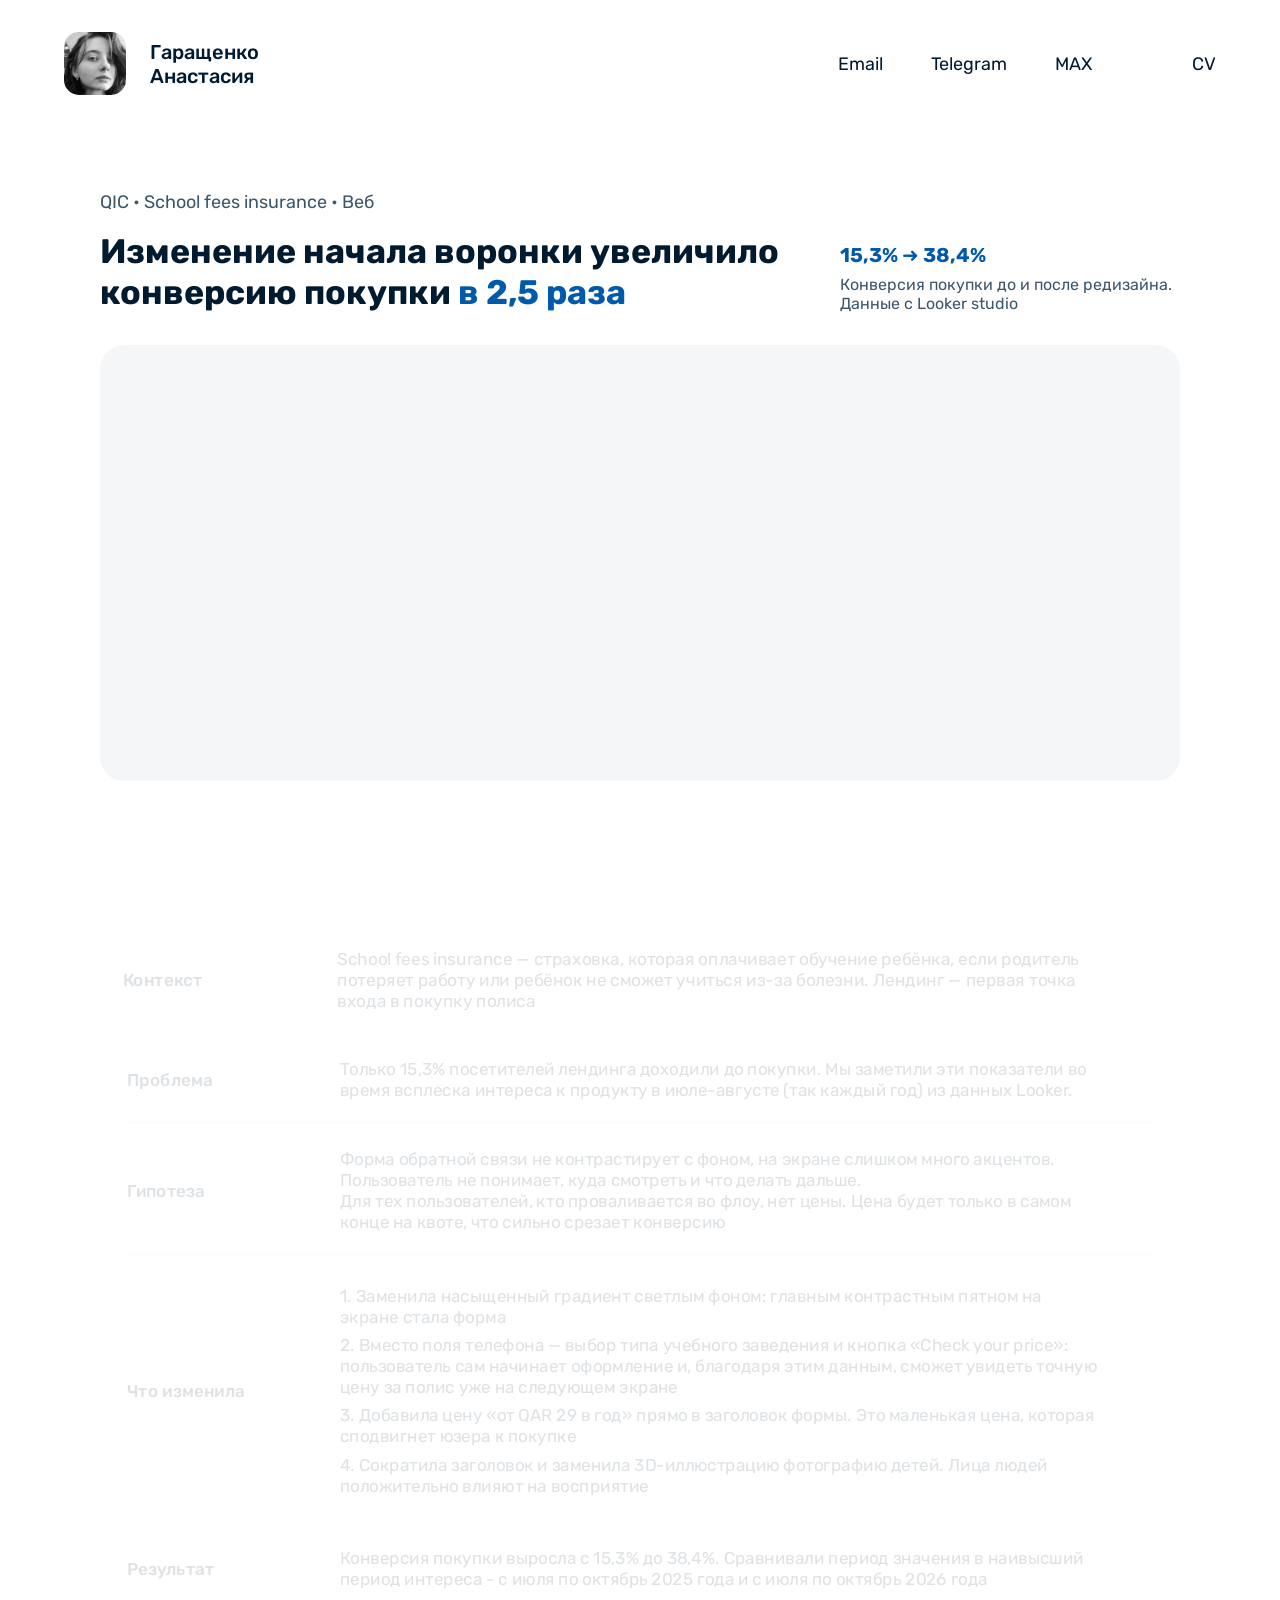
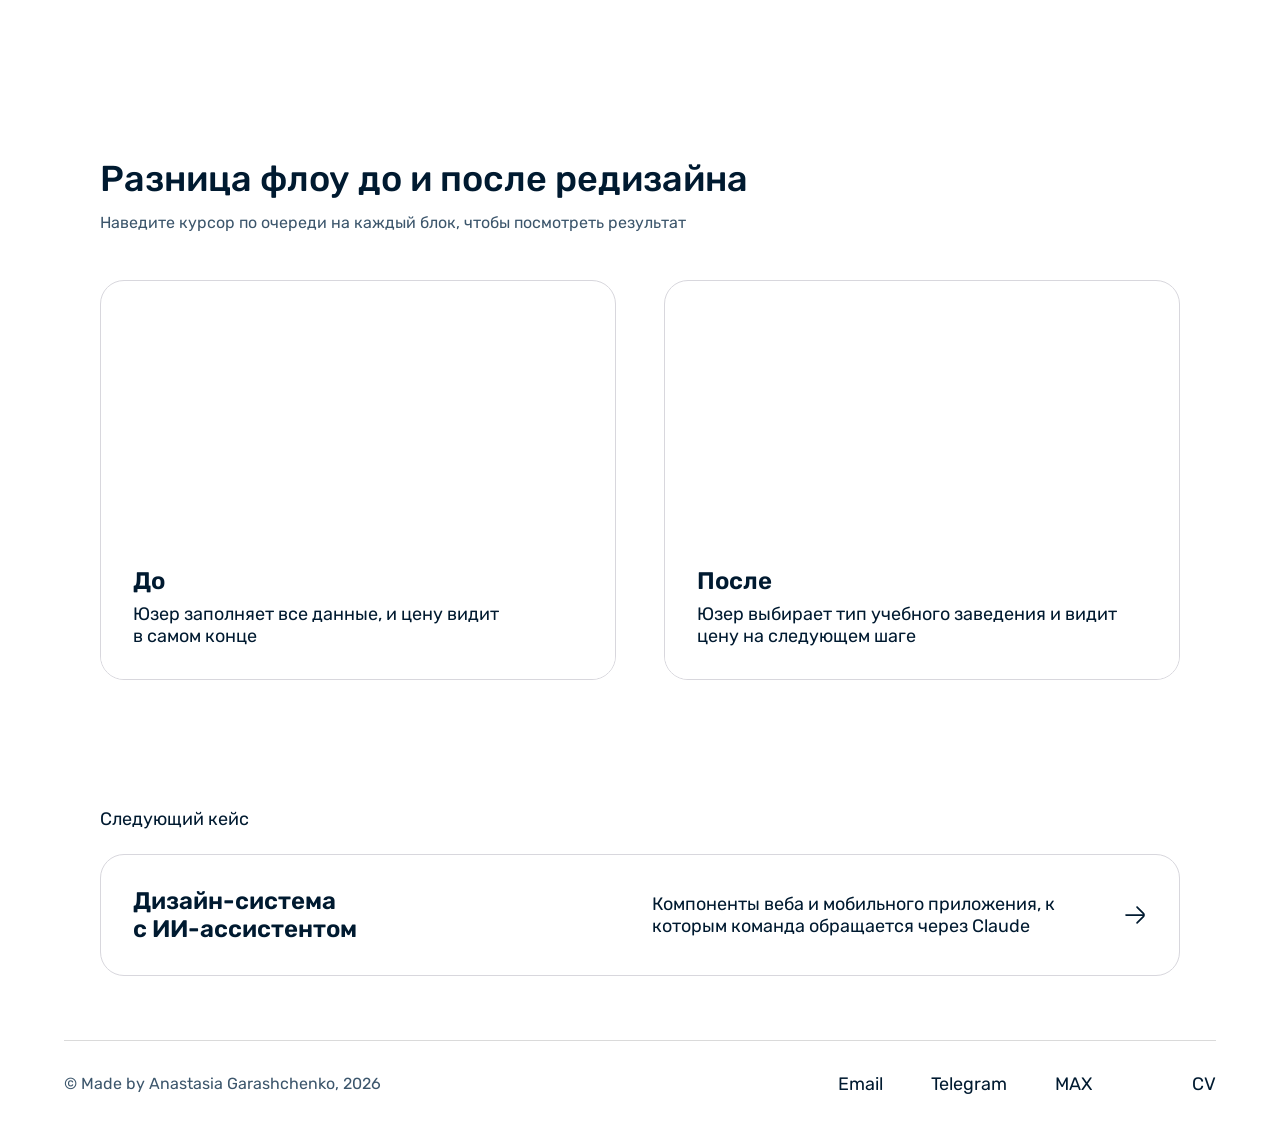
<file: cases/school-fees.html>
<!doctype html>
<html lang="ru">
<head>
  <meta charset="utf-8">
  <meta name="viewport" content="width=device-width, initial-scale=1">
  <title>School fees insurance — кейс · Анастасия Гаращенко</title>
  <meta name="description" content="Изменение начала воронки увеличило конверсию покупки в 2,5 раза">
  <link rel="icon" href="../assets/img/favicon-32.png" sizes="32x32" type="image/png">
  <link rel="icon" href="../assets/img/favicon-192.png" sizes="192x192" type="image/png">
  <link rel="apple-touch-icon" href="../assets/img/apple-touch-icon.png">
  <!-- Превью для соцсетей и мессенджеров: картинка и адрес должны быть полными (https://…) -->
  <meta property="og:url" content="https://mephisushka.github.io/portfolio/cases/school-fees.html">
  <meta property="og:type" content="article">
  <meta property="og:site_name" content="Анастасия Гаращенко — портфолио">
  <meta property="og:locale" content="ru_RU">
  <meta property="og:title" content="School fees insurance: редизайн начала воронки">
  <meta property="og:description" content="Изменение начала воронки увеличило конверсию покупки в 2,5 раза">
  <meta property="og:image" content="https://mephisushka.github.io/portfolio/assets/img/og/school-fees.jpg">
  <meta property="og:image:width" content="1200">
  <meta property="og:image:height" content="630">
  <meta name="twitter:card" content="summary_large_image">
  <link rel="preconnect" href="https://fonts.googleapis.com">
  <link rel="preconnect" href="https://fonts.gstatic.com" crossorigin>
  <link href="https://fonts.googleapis.com/css2?family=Rubik:wght@400;500;600;700&display=swap" rel="stylesheet">
  <link rel="stylesheet" href="../styles.css">
</head>
<body class="theme-v2">
  <header class="nav">
    <a class="nav__person" href="../index.html">
      <span class="nav__avatar"><img src="../assets/img/avatar.jpg" alt=""></span>
      <span class="nav__name">Гаращенко<br>Анастасия</span>
    </a>
    <nav class="nav__right">
      <div class="nav__links">
        <a href="mailto:a89168034675@gmail.com">Email<img class="nav__icon" src="../assets/img/icon-mail.svg" width="24" height="24" alt=""></a>
        <a href="https://t.me/Mephiss_S" target="_blank" rel="noopener">Telegram<img class="nav__icon" src="../assets/img/icon-arrow-up-right.svg" width="24" height="24" alt=""></a>
        <a href="https://max.ru/u/f9LHodD0cOJ-IGME94dxVK6SkEU_ODadmDoRHAh8buhZZ9mriXe9u9oREU0" target="_blank" rel="noopener">MAX<img class="nav__icon" src="../assets/img/icon-arrow-up-right.svg" width="24" height="24" alt=""></a>
      </div>
      <a class="nav__cv" href="../assets/cv.pdf" download="Резюме — Senior Product Designer.pdf">CV<img class="nav__icon" src="../assets/img/download.svg" width="24" height="24" alt=""></a>
      <button class="nav__burger" type="button" aria-label="Открыть меню" aria-expanded="false" aria-controls="mmenu">
        <!-- иконка из sources/ui-menu-bars-3-h-24-Regular.svg: каждая линия — отдельный путь, чтобы превращать бургер в крестик -->
        <svg width="24" height="24" viewBox="0 0 24 24" fill="currentColor" aria-hidden="true">
          <path class="burger__top" d="M3.75 4.25C3.33579 4.25 3 4.58579 3 5C3 5.41421 3.33579 5.75 3.75 5.75H20.25C20.6642 5.75 21 5.41421 21 5C21 4.58579 20.6642 4.25 20.25 4.25H3.75Z"/>
          <path class="burger__mid" d="M3 12C3 11.5858 3.33579 11.25 3.75 11.25H20.25C20.6642 11.25 21 11.5858 21 12C21 12.4142 20.6642 12.75 20.25 12.75H3.75C3.33579 12.75 3 12.4142 3 12Z"/>
          <path class="burger__bot" d="M3 19C3 18.5858 3.33579 18.25 3.75 18.25H20.25C20.6642 18.25 21 18.5858 21 19C21 19.4142 20.6642 19.75 20.25 19.75H3.75C3.33579 19.75 3 19.4142 3 19Z"/>
        </svg>
      </button>
    </nav>
  </header>

  <main>
    <section class="case-hero">
      <div class="case-hero__top">
        <div class="case-hero__head">
          <p class="case-hero__meta">QIC • School fees insurance • Веб</p>
          <h1 class="case-hero__title">Изменение начала воронки увеличило <br>конверсию покупки <span class="accent">в&nbsp;2,5&nbsp;раза</span></h1>
        </div>

        <div class="facts">
          <div class="fact">
            <p class="fact__title">15,3% ➜ 38,4%</p>
            <p class="fact__text">Конверсия покупки до и после редизайна. Данные с Looker studio</p>
          </div>
        </div>
      </div>

      <div class="case-hero__media case-hero__media--mobile">
        <video width="2480" height="1000" muted loop playsinline autoplay preload="auto">
          <source src="../assets/video/school-fees-banner-mobile.mp4" media="(max-width: 720px)" type="video/mp4"><!-- мобильный баннер 776×500 -->
          <source src="../assets/video/school-fees-banner.mp4" type="video/mp4">
        </video>
      </div>
    </section>

    <section class="section">
      <dl class="story">
        <div class="story__row">
          <dt>Контекст</dt>
          <dd><p>School fees insurance — страховка, которая оплачивает обучение ребёнка, если родитель потеряет работу или ребёнок не сможет учиться из-за болезни. Лендинг — первая точка входа в покупку полиса</p></dd>
        </div>
        <div class="story__row">
          <dt>Проблема</dt>
          <dd><p>Только 15,3% посетителей лендинга доходили до покупки. Мы заметили эти показатели во время всплеска интереса к продукту в июле-августе (так каждый год) из данных Looker.</p></dd>
        </div>
        <div class="story__row">
          <dt>Гипотеза</dt>
          <dd><p>Форма обратной связи не контрастирует с фоном, на экране слишком много акцентов. Пользователь не понимает, куда смотреть и что делать дальше.<br>Для тех пользователей, кто проваливается во флоу, нет цены. Цена будет только в самом конце на квоте, что сильно срезает конверсию</p></dd>
        </div>
        <div class="story__row">
          <dt>Что изменила</dt>
          <dd>
            <p>1. Заменила насыщенный градиент светлым фоном: главным контрастным пятном на экране стала форма</p>
            <p>2. Вместо поля телефона — выбор типа учебного заведения и кнопка «Check your price»: пользователь сам начинает оформление и, благодаря этим данным, сможет увидеть точную цену за полис уже на следующем экране</p>
            <p>3. Добавила цену «от QAR 29 в год» прямо в заголовок формы. Это маленькая цена, которая сподвигнет юзера к покупке</p>
            <p>4. Сократила заголовок и заменила 3D-иллюстрацию фотографию детей. Лица людей положительно влияют на восприятие</p>
          </dd>
        </div>
        <div class="story__row">
          <dt>Результат</dt>
          <dd><p>Конверсия покупки выросла с 15,3% до 38,4%. Сравнивали период значения в наивысший период интереса - с июля по октябрь 2025 года и с июля по октябрь 2026 года</p></dd>
        </div>
      </dl>
    </section>

    <section class="section">
      <div class="section__head">
        <h2 class="section__title">Разница флоу до и после редизайна</h2>
        <p class="section__hint">
          <span class="hint--hover">Наведите курсор по очереди на каждый блок, чтобы посмотреть результат</span>
          <span class="hint--touch">Нажмите по очереди на каждый блок, чтобы посмотреть результат</span>
        </p>
      </div>
      <div class="flows">
        <figure class="flow">
          <div class="flow__media" tabindex="0" aria-label="Наведите, чтобы воспроизвести видео флоу">
            <video class="flow__video" data-src="../assets/video/school-fees-flow-before.mp4" muted loop playsinline preload="none"></video>
            <figcaption class="flow__caption">
              <span class="flow__label">До</span>
              <span class="flow__text">Юзер заполняет все данные, и цену видит <br>в самом конце</span>
            </figcaption>
          </div>
        </figure>
        <figure class="flow">
          <div class="flow__media" tabindex="0" aria-label="Наведите, чтобы воспроизвести видео флоу">
            <video class="flow__video" data-src="../assets/video/school-fees-flow-after.mp4" muted loop playsinline preload="none"></video>
            <figcaption class="flow__caption">
              <span class="flow__label">После</span>
              <span class="flow__text">Юзер выбирает тип учебного заведения и видит цену на следующем шаге</span>
            </figcaption>
          </div>
        </figure>
      </div>
    </section>

    <section class="section next-case">
      <p class="next-case__label">Следующий кейс</p>
      <a class="next-case__card" href="design-system.html">
        <img class="next-case__peek" src="../assets/img/mini-design-system.png" width="309" height="347" alt="">
        <p class="next-case__title">Дизайн-система<br>с ИИ-ассистентом</p>
        <div class="next-case__right">
          <p>Компоненты веба и мобильного приложения, к которым команда обращается через Claude</p>
          <img src="../assets/img/arrow-right.svg" width="24" height="24" alt="">
        </div>
      </a>
    </section>
  </main>

  <img class="divider" src="../assets/img/divider.svg" width="1312" height="1" alt="">

  <footer class="site-footer">
    <p class="site-footer__copy">© Made by Anastasia Garashchenko, 2026</p>
    <nav class="nav__right">
      <div class="nav__links">
        <a href="mailto:a89168034675@gmail.com">Email<img class="nav__icon" src="../assets/img/icon-mail.svg" width="24" height="24" alt=""></a>
        <a href="https://t.me/Mephiss_S" target="_blank" rel="noopener">Telegram<img class="nav__icon" src="../assets/img/icon-arrow-up-right.svg" width="24" height="24" alt=""></a>
        <a href="https://max.ru/u/f9LHodD0cOJ-IGME94dxVK6SkEU_ODadmDoRHAh8buhZZ9mriXe9u9oREU0" target="_blank" rel="noopener">MAX<img class="nav__icon" src="../assets/img/icon-arrow-up-right.svg" width="24" height="24" alt=""></a>
      </div>
      <a class="nav__cv" href="../assets/cv.pdf" download="Резюме — Senior Product Designer.pdf">CV<img class="nav__icon" src="../assets/img/download.svg" width="24" height="24" alt=""></a>
    </nav>
  </footer>

  <script>
    // Ролики флоу подгружаются заранее, на подходе к блоку (видно первый кадр),
    // а играют только пока на карточку наведён курсор. На тач-экранах — по тапу.
    const videos = document.querySelectorAll('.flow__video');

    const load = v => { if (!v.src) { v.preload = 'auto'; v.src = v.dataset.src; } };

    const loader = new IntersectionObserver(entries => {
      entries.forEach(({ target: v, isIntersecting }) => {
        if (!isIntersecting) return;
        load(v);
        loader.unobserve(v);
      });
    }, { rootMargin: '800px 0px' });

    const play = v => { load(v); v.play().catch(() => {}); };
    const stop = v => { v.pause(); v.currentTime = 0; };

    // На устройствах с мышью — играет, пока наведён курсор (или карточка в фокусе с клавиатуры).
    // На тач-экранах наведение и фокус не используются: тап запускает, повторный тап ставит на паузу,
    // запуск одной карточки останавливает другую. (Раньше телефон присылал «фокус» и «клик» подряд,
    // и видео стартовало и тут же вставало на паузу.)
    const canHover = () => matchMedia('(hover: hover)').matches;
    videos.forEach(v => {
      loader.observe(v);
      const media = v.closest('.flow__media');
      media.addEventListener('mouseenter', () => { if (canHover()) play(v); });
      media.addEventListener('mouseleave', () => { if (canHover()) stop(v); });
      media.addEventListener('focus', () => { if (canHover()) play(v); });
      media.addEventListener('blur', () => { if (canHover()) stop(v); });
      media.addEventListener('click', () => {
        if (canHover()) return;
        if (v.paused) {
          videos.forEach(o => { if (o !== v) o.pause(); });
          play(v);
        } else {
          v.pause();
        }
      });
    });
  </script>
  <!-- Мобильное меню (по мотивам Framer Motion Overlay Menu): тёмный экран раскрывается кругом от кнопки -->
  <div class="mmenu" id="mmenu" role="dialog" aria-modal="true" aria-label="Контакты" tabindex="-1">
    <nav class="mmenu__nav" aria-label="Контакты">
      <ul class="mmenu__list">
        <li class="mmenu__item" style="--i: 0"><a href="mailto:a89168034675@gmail.com"><span class="mmenu__num" aria-hidden="true">01</span>Email</a></li>
        <li class="mmenu__item" style="--i: 1"><a href="https://max.ru/u/f9LHodD0cOJ-IGME94dxVK6SkEU_ODadmDoRHAh8buhZZ9mriXe9u9oREU0" target="_blank" rel="noopener"><span class="mmenu__num" aria-hidden="true">02</span>MAX</a></li>
        <li class="mmenu__item" style="--i: 2"><a href="https://t.me/Mephiss_S" target="_blank" rel="noopener"><span class="mmenu__num" aria-hidden="true">03</span>Telegram</a></li>
      </ul>
    </nav>
    <div class="mmenu__footer">
      <span class="mmenu__line" aria-hidden="true"></span>
      <p class="mmenu__note">© Made by Anastasia Garashchenko, 2026</p>
    </div>
  </div>
  <script src="../assets/js/menu.js"></script>
  <script src="../assets/js/story-fade.js"></script>
</body>
</html>
</file>
<file: styles.css>
:root {
  --bg: #f4f4f4;
  --surface: #ffffff;
  --card: #e4e4e4;
  --text: #000000;
  --text-strong: #242329;
  --line: #c7c7cc;
  --tile-border: #d8d7dd;
  --hover: #8e8e93; /* цвет ховера плиток, потом заменить на акцентный */
  --radius-card: 24px;
  --radius-btn: 18px;
  --shadow: 0 4px 125px rgba(53, 53, 53, 0.1);
  --gutter: 100px;
  --content: 1240px;
  --nav-pad: 64px; /* боковые отступы навбара и футера главной */
}

*,
*::before,
*::after { box-sizing: border-box; }

html { scroll-behavior: smooth; }

body {
  margin: 0;
  background: var(--bg);
  color: var(--text);
  font-family: "Rubik", system-ui, sans-serif;
  font-weight: 400;
  line-height: normal;
  -webkit-font-smoothing: antialiased;
}

h1, h2, h3, p, ul { margin: 0; padding: 0; }
ul { list-style: none; }
a { color: inherit; text-decoration: none; }
img, video { display: block; max-width: 100%; }

/* ===== Главная (редизайн): белый фон, тёмно-синий текст ===== */
.theme-v2 {
  --bg: #ffffff;
  --text: #001a30;
  --text-strong: #001a30;
  --text-muted: #3c566c;
  --line: #d8d7dd;
  --tile-border: rgb(124 124 124 / .2);
  --accent: #005aab;
  --media-bg: #f5f6f7; /* подложка под видео на странице кейса */
  --hover: var(--accent); /* ховер текста в плитках */
}

/* Навбар */
.nav {
  display: flex;
  align-items: center;
  justify-content: space-between;
  gap: 24px;
  max-width: 1440px;
  margin: 0 auto;
  padding: 32px var(--nav-pad);
}

.nav__person {
  display: flex;
  align-items: center;
  gap: 24px;
  font-size: 20px;
  font-weight: 500;
  white-space: nowrap;
}

.nav__avatar {
  position: relative;
  flex-shrink: 0;
  width: 62px;
  height: 63.34px;
  border-radius: 15px;
  overflow: hidden;
}

/* Фото кадрировано как в макете: 62×134, смещено вверх на 7px */
.nav__avatar img {
  position: absolute;
  left: 0;
  top: -7.14px;
  width: 62px;
  height: 134.26px;
  max-width: none;
  object-fit: cover;
}

/* Правая часть навбара/футера: ссылки + CV.pdf, между группами 100px */
.nav__right {
  display: flex;
  align-items: center;
  gap: 100px;
  font-size: 18px;
  white-space: nowrap;
}

.nav__links {
  display: flex;
  align-items: center;
  gap: 48px;
}



/* Ховер как в Framer Simple Footer → NavLink: справа от текста проявляется
   иконка (opacity 0→1, scale .9→1, .6s). Иконка стоит абсолютно,
   поэтому ссылки не сдвигаются относительно макета. */
.nav__links a,
.nav__cv {
  position: relative;
  display: inline-flex;
  align-items: center;
}

.nav__icon {
  position: absolute;
  left: 100%;
  top: 50%;
  width: 18px;
  height: 18px;
  margin-left: 4px;
  opacity: 0;
  transform: translateY(-50%) scale(.9);
  transition:
    opacity .6s cubic-bezier(.12, .23, .5, 1),
    transform .6s cubic-bezier(.12, .23, .5, 1);
  pointer-events: none;
}

.nav__links a:hover .nav__icon,
.nav__links a:focus-visible .nav__icon,
.nav__cv:hover .nav__icon,
.nav__cv:focus-visible .nav__icon,
.activity__more:hover .nav__icon,
.activity__more:focus-visible .nav__icon {
  opacity: 1;
  transform: translateY(-50%) scale(1);
}


/* Бургер и мобильное меню — только на телефоне (≤720px), на десктопе скрыты */
.nav__burger, .mmenu { display: none; }

.divider {
  width: min(1440px - 2 * var(--nav-pad), 100% - 2 * var(--nav-pad));
  height: 1px;
  margin: 0 auto;
}

/* Интро над кейсами */
.intro {
  display: flex;
  flex-direction: column;
  gap: 22px;
}

.intro__title { font-size: 58px; font-weight: 700; }

.intro__lead {
  max-width: 636px;
  font-size: 20px;
  color: var(--text-muted);
}

/* Теги навыков под подводкой */
.tags {
  display: flex;
  flex-wrap: wrap;
  gap: 12px;
  margin: 0;
  padding: 0;
  list-style: none;
}
.tag {
  padding: 8px 18px;
  font-size: 14px;
  color: var(--text-muted);
  background: var(--media-bg);
  border-radius: 32px;
}

/* Профессиональная активность */
.activity {
  display: grid;
  grid-template-columns: minmax(0, 822fr) minmax(0, 404fr);
  gap: 14px;
}

.activity__card {
  display: flex;
  flex-direction: column;
  gap: 10px;
  padding: 32px;
  background: var(--surface);
  border: 1px solid var(--line);
  border-radius: var(--radius-card);
  overflow: hidden;
}

.activity__text {
  display: flex;
  flex-direction: column;
  gap: 8px;
  padding-top: 24px;
}

.activity__meta  { font-size: 16px; }
.activity__label { font-size: 16px; color: var(--text-muted); }

/* «Смотреть полную версию» под докладом: ховер как у ссылок навбара (стрелка проявляется справа) */
.activity__more {
  position: relative;
  display: inline-flex;
  align-items: center;
  align-self: flex-start;
  margin-top: 8px;
  font-size: 18px;
}

.activity__title {
  font-size: 24px;
  font-weight: 600;
  transition: color .25s ease;
}

/* Скриншот статьи: показан верх, низ обрезан скруглённой рамкой */
.activity__card--article { padding: 31.66px 21px 32px; }
.activity__card--article .activity__text { padding-left: 11px; padding-right: 11px; }

.activity__shot {
  height: 396.34px;
  border-radius: var(--radius-card);
  overflow: hidden;
}

.activity__shot img {
  width: 100%;
  height: auto;
  transition: transform .5s ease;
}

.activity__card--article:hover .activity__title,
.activity__card--article:focus-visible .activity__title { color: var(--hover); }
.activity__card--article:hover .activity__shot img { transform: scale(1.02); }

/* Cinematic video (по мотивам Framer-компонента Cinematic Video) */
.cine {
  position: relative;
  height: 424px;
  background: #0080ff;
  border-radius: var(--radius-card);
  overflow: hidden;
  transform: translateZ(0); /* скругление не пропадает во время проигрывания в Safari */
}

.cine__video {
  position: absolute;
  inset: 0;
  width: 100%;
  height: 100%;
  object-fit: cover;
}

.cine__overlay {
  position: absolute;
  inset: 0;
  padding: 0;
  border: 0;
  background: none;
  font: inherit;
  cursor: pointer;
  transition: opacity .8s ease-in-out;
}

/* Во время просмотра подпись гаснет с задержкой, на паузе сразу возвращается */
.cine[data-state="playing"] .cine__overlay { opacity: 0; transition-delay: 1.5s; }
.cine[data-state="playing"] .cine__overlay:focus-visible { opacity: 1; transition-delay: 0s; }

.cine__gradient {
  position: absolute;
  inset: auto 0 0;
  height: 60%;
  background: linear-gradient(to top, rgb(0 0 0 / .5), transparent);
}

.cine__label {
  position: absolute;
  left: 32px;
  bottom: 32px;
  transition: opacity .3s ease, transform .3s ease;
}

.cine__label--play img { display: block; width: 139px; height: 73px; }

.cine__label--pause {
  font-family: "Bebas Neue", "Rubik", sans-serif;
  font-size: 100px;
  line-height: 73px;
  height: 73px;
  color: #fff;
  text-transform: uppercase;
}

/* Смена подписи: старая уезжает вверх, новая поднимается снизу */
.cine[data-state="paused"]  .cine__label--pause,
.cine[data-state="playing"] .cine__label--play { opacity: 0; transform: translateY(-10px); }
.cine[data-state="paused"]  .cine__label--play,
.cine[data-state="playing"] .cine__label--pause { opacity: 1; transform: none; }

/* Футер */
.site-footer {
  display: flex;
  align-items: center;
  justify-content: space-between;
  gap: 24px;
  max-width: 1440px;
  margin: 0 auto;
  padding: 32px var(--nav-pad);
}

.site-footer__copy {
  font-size: 16px;
  color: var(--text-muted);
  white-space: nowrap;
}

/* Sections */
.section {
  display: flex;
  flex-direction: column;
  gap: 48px;
  max-width: calc(var(--content) + 2 * var(--gutter));
  margin: 0 auto;
  padding: 64px var(--gutter);
  scroll-margin-top: 0;
}

.section__title { font-size: 36px; font-weight: 500; line-height: 44px; }

/* Cases */
.cases {
  display: grid;
  grid-template-columns: repeat(3, minmax(0, 1fr));
  grid-template-rows: repeat(3, 241px);
  gap: 14px;
}

.case {
  position: relative;
  display: flex;
  flex-direction: column;
  justify-content: flex-end;
  padding: 32px;
  background: var(--bg);
  outline: 1px solid var(--tile-border); /* outline рисуется поверх видео */
  outline-offset: -1px;
  border-radius: var(--radius-card);
  overflow: hidden;
  isolation: isolate;
}

.case--tall   { grid-column: 1;          grid-row: 1 / span 3; }
.case--school { grid-column: 2;          grid-row: 1 / span 2; }
.case--ds     { grid-column: 3;          grid-row: 1 / span 2; }
.case--wide   { grid-column: 2 / span 2; grid-row: 3; }

/* Видео на всю плитку, текст поверх. Ролики экспортируются в пропорциях плитки */
.case__video {
  position: absolute;
  inset: 0;
  z-index: -2;
  width: 100%;
  height: 100%;
  object-fit: cover;
}
.case__video:not([src]):not(:has(source)) { display: none; }

/* Растворение низа плитки с видео в фон страницы */
.case:has(.case__video[src], .case__video source)::before,
.case:has(.case__video[src], .case__video source)::after {
  content: "";
  position: absolute;
  inset: auto 0 0;
  height: 55%;
  z-index: -1;
  pointer-events: none;
}

/* Размытие, которое плавно нарастает книзу */
.case:has(.case__video[src], .case__video source)::before {
  backdrop-filter: blur(12px);
  -webkit-backdrop-filter: blur(12px);
  mask-image: linear-gradient(to top, #000 35%, transparent);
  -webkit-mask-image: linear-gradient(to top, #000 35%, transparent);
}

/* Заливка цветом фона поверх размытия */
.case:has(.case__video[src], .case__video source)::after {
  background: linear-gradient(to top,
    var(--bg) 25%,
    color-mix(in srgb, var(--bg) 85%, transparent) 50%,
    color-mix(in srgb, var(--bg) 0%, transparent));
}

.case__text {
  display: flex;
  flex-direction: column;
  gap: 8px;
}

.case__title {
  font-size: 24px;
  font-weight: 600;
  transition: color .25s ease;
}

.case:hover .case__title,
.case:focus-visible .case__title { color: var(--hover); }
.case__desc  { font-size: 16px; }
.theme-v2 .case__desc,
.theme-v2 .job__role p { color: var(--text-muted); }

/* Experience */
.job {
  display: flex;
  align-items: center;
  justify-content: space-between;
  gap: 24px;
  padding: 22px 0;
  border-bottom: 1px solid var(--line);
}
.job:last-child { border-bottom: 0; }

.job__years { font-size: 16px; white-space: nowrap; }

.job__body {
  display: flex;
  align-items: center;
  justify-content: space-between;
  gap: 24px;
  width: 912px;
  max-width: 100%;
}

.job__role {
  display: flex;
  flex-direction: column;
  gap: 8px;
  font-size: 16px;
}

.job__company { font-size: 22px; font-weight: 600; }

.job__about { font-size: 16px; width: 340px; flex-shrink: 0; }

/* ===== Внутренняя страница кейса ===== */

.case-hero {
  display: flex;
  flex-direction: column;
  gap: 32px;
  max-width: calc(var(--content) + 2 * var(--gutter));
  margin: 0 auto;
  padding: 64px var(--gutter);
}

/* Заголовок слева, факты справа */
.case-hero__top {
  display: flex;
  align-items: flex-end; /* как в макете: цифра выровнена по нижней строке заголовка */
  justify-content: space-between;
  gap: 48px;
}

.case-hero__head {
  display: flex;
  flex-direction: column;
  gap: 18px;
}

.case-hero__meta { font-size: 18px; color: var(--text-muted); }

.case-hero__title { font-size: 34px; font-weight: 700; }

.accent { color: var(--accent); }

.facts {
  display: flex;
  flex-direction: column;
  gap: 24px;
  flex: 0 0 340px;
}

.fact {
  display: flex;
  flex-direction: column;
  gap: 8px;
}

.fact__title { font-size: 20px; font-weight: 700; color: var(--accent); }
.fact__text  { font-size: 16px; color: var(--text-muted); }

/* Баннер кейса: контейнер повторяет пропорции видео (2480×1000) */
.case-hero__media {
  aspect-ratio: 2480 / 1000;
  background: var(--media-bg);
  border-radius: var(--radius-card);
  overflow: hidden;
}

.case-hero__media video {
  width: 100%;
  height: 100%;
  object-fit: cover;
}

/* Контекст / Проблема / ... */
.story__row {
  display: flex;
  align-items: center;
  gap: 100px;
  padding: 22px 0;
  border-bottom: 1px solid var(--tile-border);
  font-size: 18px;
}
.story__row:last-child { border-bottom: 0; }

.story dt {
  flex: 0 0 auto;
  min-width: 124px;
  font-weight: 500;
  white-space: nowrap;
}

.story dd {
  display: flex;
  flex-direction: column;
  gap: 8px;
  max-width: 800px;
  margin: 0;
}

/* Флоу до/после: видео играет по ховеру, подпись лежит внизу карточки,
   низ видео растворяется в фон карточки */
.section__head {
  display: flex;
  flex-direction: column;
  gap: 12px;
}

.section__hint { font-size: 16px; color: var(--text-muted); }
.section__hint--lead { max-width: 800px; } /* описание под заголовком блока (Life & Medical) */
.hint--touch { display: none; }
@media (hover: none) {
  .hint--hover { display: none; }
  .hint--touch { display: inline; }
}

.flows {
  display: flex;
  gap: 48px;
}

.flow {
  flex: 1 1 0;
  min-width: 0;
  margin: 0;
}

.flow__media {
  position: relative;
  display: flex;
  flex-direction: column;
  justify-content: flex-end;
  height: 400px;
  padding: 32px;
  --flow-bg: var(--media-bg);
  background: var(--flow-bg);
  border-radius: var(--radius-card);
  overflow: hidden;
  isolation: isolate;
  cursor: pointer;
}
/* карточка с видео — белая, под цвет фона сайта; пустые заглушки остаются серыми */
.flow__media:has(.flow__video) { --flow-bg: var(--bg); border: 1px solid var(--line); }
.flow__media:focus-visible { outline: 2px solid var(--accent); outline-offset: 2px; }

.flow__video {
  position: absolute;
  top: 0;
  left: -3px; /* в записях экрана по краям 1–2px тёмной рамки — уводим её за край карточки */
  z-index: -2;
  width: calc(100% + 6px);
  max-width: none;
  height: 100%;
  object-fit: contain; /* ролики разных пропорций показываются целиком, без обрезки */
  object-position: top;
}

.flow__media::after {
  content: "";
  position: absolute;
  inset: auto 0 0;
  height: 60%;
  z-index: -1;
  background: linear-gradient(to top,
    var(--flow-bg) 45%,
    color-mix(in srgb, var(--flow-bg) 0%, transparent));
  pointer-events: none;
}

.flow__caption {
  display: flex;
  flex-direction: column;
  gap: 8px;
}

.flow__label { font-size: 24px; font-weight: 600; }
.flow__text  { font-size: 18px; }

/* Пустой баннер (видео ещё нет) — высота как в макете */
.case-hero__media--empty { aspect-ratio: auto; height: 491px; }
.case-hero__media--ds { height: 400px; }

/* Узкий вариант блока истории (дизайн-система): подписи 16px, текст до 700px */
.story--narrow dt { min-width: 115px; font-size: 16px; }
.story--narrow dd { max-width: 700px; }

.section__lead { font-size: 18px; }

/* Принципы / шаблоны дизайн-системы: плитка с подписью по центру + текст под ней */
.principles {
  display: grid;
  grid-template-columns: repeat(2, minmax(0, 1fr));
  gap: 48px;
  align-items: start;
}

.principle {
  display: flex;
  flex-direction: column;
  gap: 18px;
  margin: 0;
  font-size: 18px;
}

.principle__media {
  display: flex;
  align-items: center;
  justify-content: center;
  height: 300px;
  padding: 32px;
  background: var(--card);
  border-radius: var(--radius-card);
  text-align: center;
}

/* Life & Medical: подписи в блоке истории шире (до 187px) */
.story--lm dt { min-width: 187px; }

.lm-flow { display: flex; flex-direction: column; gap: 10px; }
.lm-row  { display: flex; gap: inherit; }
.lm-flow--life { gap: 14px; } /* в макете у Life classic отступы 14, у Medical — 10 */

.lm-card__label { font-size: 16px; }

/* Схема шагов: картинка справа, подпись в левом нижнем углу */
.lm-scheme {
  position: relative;
  height: 243px;
  border: 1px solid var(--tile-border);
  border-radius: var(--radius-card);
  overflow: hidden;
}
.lm-scheme img { position: absolute; max-width: none; height: auto; }
.lm-scheme--life img    { left: 187px; top: 18.67px; width: 1040px; } /* по центру по вертикали, как в макете */
.lm-scheme--medical img { left: 416.64px; top: 10.33px; width: 697.37px; }
.lm-scheme .lm-card__label {
  position: absolute;
  left: 0;
  bottom: 0;
  width: 253.5px;
  padding: 24px;
}

/* Лендинг: серая плитка, скриншот прижат к низу */
.lm-landing {
  position: relative;
  display: flex;
  flex-direction: column;
  justify-content: flex-end;
  flex: 0 0 388px;
  height: 286px;
  padding: 24px;
  background: var(--media-bg);
  border-radius: var(--radius-card);
  overflow: hidden;
}
.lm-landing img {
  position: absolute;
  left: 122px;
  top: 24px;
  width: 252px;
  height: 262px;
  max-width: none;
  object-fit: cover;
  object-position: top;
  border-radius: 6px 6px 0 0;
}
.lm-landing .lm-card__label { position: relative; max-width: 90px; }

/* Персоны: карточки лесенкой, как в макете */
.lm-personas {
  position: relative;
  flex: 1 1 0;
  min-width: 0;
  height: 286px;
  border: 1px solid var(--tile-border);
  border-radius: var(--radius-card);
  overflow: hidden;
}
.lm-personas__title {
  position: absolute;
  left: 21.67px;
  top: 21.67px;
  font-size: 18px;
  font-weight: 600;
}
.lm-personas__text {
  position: absolute;
  left: 21.67px;
  top: 50.33px;
  width: 328px;
  font-size: 16px;
}
.persona {
  position: absolute;
  width: 300px;
  height: 128.1px;
  max-width: none;
  background: #fff;
  border-radius: 8px;
  box-shadow: 0 4px 24px rgb(0 0 0 / .06);
}

/* Этапы работы / драфты (по мотивам Framer CollapsingCards):
   наведённая карточка раскрывается и показывает картинку, соседние сжимаются */
.drafts {
  display: flex;
  gap: 14px;
  height: 294px;
}

.draft {
  display: flex;
  align-items: flex-end;
  flex: 1 1 0;
  min-width: 0;
  background: var(--media-bg);
  border-radius: var(--radius-card);
  overflow: hidden;
  cursor: pointer;
  transition: flex-grow .5s cubic-bezier(.3, 1.25, .5, 1); /* пружина с лёгким отскоком, как в оригинале */
}
.draft.is-active { flex-grow: 1.5; cursor: default; } /* в макете 518 px против 347 у соседних */
.draft:focus-visible { outline: 2px solid var(--accent); outline-offset: 2px; }

.draft__body {
  display: flex;
  flex-direction: column;
  justify-content: flex-end;
  flex: 0 0 253.5px;
  height: 100%;
}

.draft__group {
  display: flex;
  flex-direction: column;
  gap: 8px;
  padding: 24px;
}
/* «Минусы» видны только у раскрытой карточки: блок плавно разворачивается по высоте */
.draft__cons {
  display: grid;
  grid-template-rows: 0fr;
  opacity: 0;
  transition: grid-template-rows .5s cubic-bezier(.3, 1.1, .5, 1), opacity .3s ease;
}
.draft__cons > .draft__group { min-height: 0; overflow: hidden; }
.draft.is-active .draft__cons { grid-template-rows: 1fr; opacity: 1; transition-delay: .1s; }

.draft__title { font-size: 18px; font-weight: 600; }
.draft__text  { font-size: 16px; }

.draft__media {
  position: relative;
  flex: 0 0 264.5px;
  height: 100%;
  overflow: hidden;
  opacity: 0;
  transform: translateX(24px);
  transition: opacity .35s ease, transform .5s cubic-bezier(.3, 1.25, .5, 1);
}
.draft.is-active .draft__media { opacity: 1; transform: none; }

/* как в макете: скриншот 264×252, прижат к низу карточки */
.draft__media img {
  position: absolute;
  left: .5px;
  bottom: 0;
  width: 264px;
  height: 252px;
  max-width: none;
  object-fit: cover;
  object-position: top left;
}

@media (prefers-reduced-motion: reduce) {
  .draft, .draft__media, .draft__cons { transition: none; }
}

/* Слайдер «Принципы системы» (анимация по мотивам Framer Flexible Accordion) */
.slider {
  display: flex;
  gap: 32px;
  padding: 32px;
  border: 1px solid var(--line);
  border-radius: var(--radius-card);
}

.slider__body {
  flex: 1 1 0;
  min-width: 0;
  display: flex;
  flex-direction: column;
  justify-content: space-between;
  gap: 32px;
}

/* все слайды в одной ячейке — высота по самому длинному тексту */
.slider__slides { display: grid; }

.slide {
  grid-area: 1 / 1;
  display: flex;
  flex-direction: column;
  gap: 18px;
  opacity: 0;
  transform: translateY(10px);
  pointer-events: none;
}
.slide.is-active,
.slide.is-leaving {
  transition: opacity .385s cubic-bezier(.4, 0, .2, 1), transform .385s cubic-bezier(.4, 0, .2, 1);
}
.slide.is-active  { opacity: 1; transform: none; pointer-events: auto; }
.slide.is-leaving { opacity: 0; transform: translateY(-7px); }

.slide__title { font-size: 24px; font-weight: 600; }
.slide__text  { font-size: 18px; }

.slider__nav { display: flex; gap: 12px; }

.slider__btn {
  display: block;
  padding: 0;
  border: 0;
  border-radius: 50%;
  background: none;
  cursor: pointer;
  transition: opacity .2s ease, transform .2s ease;
}
.slider__btn:hover  { opacity: .75; }
.slider__btn:active { transform: scale(.94); }
.slider__btn:focus-visible { outline: 2px solid var(--accent); outline-offset: 3px; }
.slider__btn img { display: block; }

.slider__media {
  position: relative;
  flex: 1 1 0;
  min-width: 0;
  height: 280px;
  overflow: hidden;
  background: var(--media-bg);
  border-radius: var(--radius-card);
}

/* как в макете: иллюстрация 706×398 по центру плитки высотой 280 (поля картинки обрезаются) */
.slider__img {
  position: absolute;
  left: 50%;
  top: 50%;
  width: auto;
  height: 142.3%;
  max-width: none;
  translate: -50% -50%;
  opacity: 0;
  scale: 1.035;
}
.slider__img.is-active,
.slider__img.is-leaving {
  transition: opacity .55s cubic-bezier(.4, 0, .2, 1), scale .55s cubic-bezier(.4, 0, .2, 1);
}
.slider__img.is-active  { z-index: 1; opacity: 1; scale: 1; }
.slider__img.is-leaving { opacity: 0; scale: 1.01; }

@media (prefers-reduced-motion: reduce) {
  .slide, .slider__img { transition: none !important; transform: none; scale: 1; }
}

/* «Как описываются компоненты»: карточки в пропорции видео 1200×600 */
.principles--docs { gap: 32px; }
.principles--docs .principle__media { height: auto; aspect-ratio: 2 / 1; }
.principle__media--video { padding: 0; overflow: hidden; background: var(--media-bg); }
.principle__media--video video { width: 100%; height: 100%; object-fit: cover; }

/* Мини-карточка следующего кейса, собранная в HTML (как в макете: 120×147, повёрнута на −15°) */
.next-case__peek--mini {
  display: grid;
  place-items: center;
  width: 154px;
  height: 173px;
}

.mini-card {
  position: relative;
  display: flex;
  flex-direction: column;
  justify-content: flex-end;
  width: 120px;
  height: 147.3px;
  padding: 9.5px;
  background: #fff;
  border: .3px solid rgb(124 124 124 / .2);
  border-radius: 7.13px;
  overflow: hidden;
  transform: rotate(-15deg);
}

.mini-card__shot {
  position: absolute;
  left: 50%;
  top: 50%;
  max-width: none;
}
.mini-card__shot--home { width: 119.6px; height: 90px; transform: translate(calc(-50% - 1.46px), calc(-50% - 23.93px)); }
.mini-card__shot--lm   { width: 124.6px; height: 191.2px; object-fit: cover; transform: translate(calc(-50% - .31px), calc(-50% + .72px)); }
.mini-card__shot--sf   { z-index: -2; width: 100%; height: 100%; object-fit: cover; transform: translate(-50%, -50%); }

.mini-card__text {
  position: relative;
  display: flex;
  flex-direction: column;
  gap: 2.4px;
}

/* белое растворение под текстом мини-карточки */
.mini-card__text::before {
  content: "";
  position: absolute;
  left: -18.5px;
  right: -22px;
  top: -43px;
  bottom: -12px;
  z-index: -1;
  background: linear-gradient(to bottom, rgb(255 255 255 / 0), #fff 45%);
}

.mini-card__title { font-size: 7.13px; font-weight: 600; }
.mini-card__desc  { font-size: 4.75px; color: var(--text-muted); }

.next-case { gap: 24px; }

.next-case__label { font-size: 18px; }

.next-case__card {
  display: flex;
  align-items: center;
  gap: 24px;
  padding: 32px;
  border: 1px solid var(--line);
  border-radius: var(--radius-card);  position: relative;
  overflow: hidden;
}

/* Превью следующего кейса (по мотивам Framer Expand On Hover List):
   в покое спрятано и повёрнуто, по ховеру вылетает на место, как в макете —
   выглядывает из-за верхнего края между заголовком и описанием */
.next-case__peek {
  position: absolute;
  left: 29.4%;
  top: -27px;
  width: 154.5px;
  height: auto;
  max-width: none;
  pointer-events: none;
  opacity: 0;
  transform: translate(-40px, 70px) rotate(66deg) scale(.85);
  transform-origin: 50% 100%;
  transition:
    opacity .7s ease,
    transform 1s cubic-bezier(.22, 1, .36, 1); /* плавно, без перелёта */
}

.next-case__card:hover .next-case__peek,
.next-case__card:focus-visible .next-case__peek {
  opacity: 1;
  transform: none;
}

.next-case__title {
  flex: 1 1 0;
  font-size: 24px;
  font-weight: 600;
}

.next-case__right {
  flex: 1 1 0;
  display: flex;
  align-items: center;
  gap: 18px;
  font-size: 18px;
}
.next-case__right p { flex: 1; }
.next-case__right img { flex-shrink: 0; transition: transform .25s ease; }

.next-case__card:hover .next-case__right img { transform: translateX(4px); }

/* Tablet */
@media (max-width: 1100px) {
  .story--lm dt { min-width: 150px; }
  /* схема: картинка во всю ширину, подпись под ней */
  .lm-scheme { display: flex; flex-direction: column; gap: 16px; height: auto; padding: 24px 24px 0; }
  .lm-scheme img, .lm-scheme--life img, .lm-scheme--medical img { position: static; width: 100%; }
  .lm-scheme .lm-card__label { position: static; width: auto; padding: 0 0 24px; }
  .section__lead br { display: none; }
  :root { --gutter: 40px; }
  :root { --nav-pad: 40px; }
  .nav { padding-top: 24px; padding-bottom: 24px; }
  .nav__right { gap: 48px; }
  .nav__links { gap: 32px; }
  .intro__title { font-size: 44px; }
  .activity { grid-template-columns: 1fr; }
  .cine { height: auto; aspect-ratio: 758 / 424; }
  .activity__shot { height: 420px; }
  .site-footer { flex-direction: column; align-items: flex-start; }
  .job { flex-direction: column; align-items: flex-start; gap: 12px; }
  .job__body { width: 100%; }
  .story__row { gap: 40px; }
  .case-hero__top { flex-direction: column; align-items: flex-start; gap: 32px; }
  .facts { flex: none; flex-direction: row; flex-wrap: wrap; }
  .fact { width: 340px; max-width: 100%; }
}

/* Mobile */
@media (max-width: 720px) {
  :root { --gutter: 16px; }
  :root { --nav-pad: 16px; --radius-card: 16px; } /* на телефоне карточки скруглены на 16 */
  .nav { padding-top: 16px; padding-bottom: 16px; }
  .nav__person { gap: 12px; font-size: 16px; }
  .nav .nav__links { display: none; }
  .nav__icon { display: none; } /* на телефоне нет ховера, а иконка у края вызывала бы скролл */
  .activity__more .nav__icon { display: block; opacity: 1; transform: translateY(-50%); } /* у края её нет — показываем сразу */
  .nav__right { font-size: 16px; }

  /* Навбар на телефоне: CV сразу с иконкой, рядом бургер */
  .nav { position: relative; z-index: 1001; } /* над открытым меню: остаются аватар, CV и крестик */
  .nav .nav__right { gap: 16px; }
  .nav .nav__cv .nav__icon {
    display: block;
    position: static;
    margin-left: 4px;
    opacity: 1;
    transform: none;
  }
  .nav__burger {
    display: flex;
    align-items: center;
    justify-content: center;
    width: 40px;
    height: 40px;
    margin: -8px -8px -8px 0;
    padding: 0;
    border: 0;
    background: none;
    color: var(--text);
    cursor: pointer;
    -webkit-tap-highlight-color: transparent;
  }
  .nav__burger:focus-visible { outline: 2px solid currentColor; outline-offset: -2px; border-radius: 8px; }

  /* Бургер ⇄ крестик: линии сходятся в центр, затем поворачиваются (как в оригинале, 0,52 с) */
  .nav__burger path { transform-box: view-box; transform-origin: 12px 12px; }
  .nav__burger.is-active .burger__top { animation: burger-top-open .52s cubic-bezier(.65, 0, .35, 1) forwards; }
  .nav__burger.is-active .burger__bot { animation: burger-bot-open .52s cubic-bezier(.65, 0, .35, 1) forwards; }
  .nav__burger.is-active .burger__mid { animation: burger-mid-open .52s cubic-bezier(.65, 0, .35, 1) forwards; }
  .nav__burger.was-active:not(.is-active) .burger__top { animation: burger-top-close .52s cubic-bezier(.65, 0, .35, 1); }
  .nav__burger.was-active:not(.is-active) .burger__bot { animation: burger-bot-close .52s cubic-bezier(.65, 0, .35, 1); }
  .nav__burger.was-active:not(.is-active) .burger__mid { animation: burger-mid-close .52s cubic-bezier(.65, 0, .35, 1); }

  /* Пока меню открыто: страница не прокручивается, навбар — белый на тёмном */
  body.menu-open { overflow: hidden; }
  .nav a, .nav__burger { transition: color .35s ease; }
  .nav .nav__cv .nav__icon { transition: filter .35s ease; }
  body.menu-dark .nav a,
  body.menu-dark .nav__burger { color: #fff; }
  body.menu-dark .nav .nav__cv .nav__icon { filter: brightness(0) invert(1); }

  /* Тёмный экран раскрывается кругом от кнопки и сворачивается обратно в неё */
  .mmenu {
    position: fixed;
    inset: 0;
    z-index: 1000;
    display: flex;
    flex-direction: column;
    padding: calc(96px + 6vh) var(--nav-pad) 40px;
    color: #fff;
    background:
      radial-gradient(520px 380px at 88% 12%, rgb(255 255 255 / .07), transparent 70%),
      #212320;
    outline: none;
    clip-path: circle(0px at var(--ox, calc(100% - 36px)) var(--oy, 48px));
    visibility: hidden;
    transition:
      clip-path .88s cubic-bezier(.4, 0, 1, 1),
      visibility 0s linear .88s;
  }
  .mmenu.is-open {
    clip-path: circle(150% at var(--ox, calc(100% - 36px)) var(--oy, 48px));
    visibility: visible;
    transition: clip-path .88s cubic-bezier(.22, 1, .36, 1), visibility 0s;
  }

  .mmenu__nav { flex: 1; }
  .mmenu__list {
    display: flex;
    flex-direction: column;
    gap: .22em;
    margin: 0;
    padding: 0;
    list-style: none;
    font-size: min(48px, 13vw);
    font-weight: 500;
    line-height: 1.05;
    letter-spacing: -.03em;
  }

  /* Пункты по очереди всплывают снизу из размытия (шаг 70 мс) */
  .mmenu__item {
    opacity: 0;
    transform: translateY(28px);
    filter: blur(12px);
  }
  .mmenu.is-open .mmenu__item {
    opacity: 1;
    transform: none;
    filter: blur(0);
    transition:
      opacity .8s cubic-bezier(.22, 1, .36, 1),
      transform .8s cubic-bezier(.22, 1, .36, 1),
      filter .8s cubic-bezier(.22, 1, .36, 1);
    transition-delay: calc(.24s + var(--i) * .07s);
  }
  .mmenu.is-closing .mmenu__item {
    opacity: 0;
    transform: translateY(-10px);
    filter: blur(8px);
    transition: opacity .28s cubic-bezier(.4, 0, 1, 1), transform .28s cubic-bezier(.4, 0, 1, 1), filter .28s cubic-bezier(.4, 0, 1, 1);
  }
  .mmenu__item a {
    display: inline-flex;
    align-items: baseline;
    color: inherit;
    -webkit-tap-highlight-color: transparent;
  }
  .mmenu__num {
    display: inline-block;
    flex: none;
    width: 34px;
    font-size: max(11px, .2em);
    font-weight: 500;
    letter-spacing: .08em;
    color: rgb(255 255 255 / .5);
    font-variant-numeric: tabular-nums;
    transform: translateY(-.9em);
  }

  /* Внизу: линия раскрывается слева направо, затем подпись */
  .mmenu__line {
    display: block;
    height: 1px;
    margin-bottom: 20px;
    background: rgb(255 255 255 / .14);
    transform: scaleX(0);
    transform-origin: left;
    opacity: 0;
  }
  .mmenu__note {
    font-size: 14px;
    color: rgb(255 255 255 / .55);
    opacity: 0;
    transform: translateY(12px);
  }
  .mmenu.is-open .mmenu__line {
    transform: scaleX(1);
    opacity: 1;
    transition: transform .8s cubic-bezier(.22, 1, .36, 1) .5s, opacity .8s cubic-bezier(.22, 1, .36, 1) .5s;
  }
  .mmenu.is-open .mmenu__note {
    opacity: 1;
    transform: none;
    transition: opacity .64s cubic-bezier(.22, 1, .36, 1) .6s, transform .64s cubic-bezier(.22, 1, .36, 1) .6s;
  }
  .mmenu.is-closing .mmenu__line,
  .mmenu.is-closing .mmenu__note { opacity: 0; transition: opacity .24s cubic-bezier(.4, 0, 1, 1); }
  .intro { gap: 16px; }
  .intro__title { font-size: 32px; }
  .intro__lead { font-size: 17px; }
  .intro__lead br { display: none; }
  .tags { gap: 8px; }
  .tag { padding: 6px 14px; font-size: 13px; }
  .activity { grid-template-columns: 1fr; }
  .activity__card { padding: 16px; }
  .activity__card--article { padding: 16px; }
  .activity__card--article .activity__text { padding-left: 8px; padding-right: 8px; }
  .activity__text { padding: 12px 8px 8px; }
  .activity__shot { height: 320px; }
  .cine__label { left: 20px; bottom: 20px; }
  .cine__label--play img { width: 84px; height: auto; }
  .cine__label--pause { font-size: 60px; line-height: 44px; height: 44px; }
  .activity__title { font-size: 20px; }
  .site-footer .nav__right { flex-wrap: wrap; gap: 16px 24px; }
  .site-footer__copy { order: 2; } /* сначала ссылки, под ними «© Made by…» */
  .site-footer .nav__links { flex-wrap: wrap; gap: 16px 24px; }
  .section { padding-top: 24px; padding-bottom: 24px; gap: 28px; } /* между блоками 48px */
  .section__title { font-size: 28px; line-height: 34px; }
  .cases { grid-template-columns: 1fr; grid-template-rows: none; grid-auto-rows: 360px; }
  .case--tall, .case--school, .case--ds, .case--wide { grid-column: auto; grid-row: auto; }
  .case { padding: 24px; }
  .case__title { font-size: 20px; }
  .job__body { flex-direction: column; align-items: flex-start; }
  .job__about { width: auto; }

  .case-hero { padding-top: 32px; padding-bottom: 24px; gap: 24px; }
  /* баннер выше; цифра конверсии (School fees, Home contents) — под баннером */
  .case-hero__top { display: contents; }
  .case-hero__head { order: 1; }
  .case-hero__media { order: 2; aspect-ratio: auto !important; height: 250px; }
  .case-hero__media--mobile { aspect-ratio: 776 / 500 !important; height: auto; } /* свой мобильный баннер — по его пропорциям, без обрезки */
  .case-hero .facts { order: 3; }
  .case-hero__meta { font-size: 16px; }
  .case-hero__title { font-size: 28px; }
  .case-hero__title br { display: none; }
  .story__row, .next-case__right { font-size: 16px; }
  /* на телефоне видео сверху, подпись под ним — иначе текст ложится на ролик */
  .flow__media { height: auto; padding: 0; }
  .flow__video { position: relative; left: auto; width: 100%; height: auto; }
  .flow__media::after { display: none; }
  .flow__caption { padding: 16px 20px 20px; }
  .flow__text br { display: none; }
  .flow__label { font-size: 20px; }
  .flow__text { font-size: 16px; }
  .story__row { flex-direction: column; align-items: flex-start; gap: 8px; }
  .flows { flex-direction: column; gap: 32px; }
  .principles { grid-template-columns: 1fr; gap: 32px; }
  .lm-row { flex-direction: column; }
  .lm-landing { flex: none; }
  .lm-landing img { left: auto; right: 24px; }
  .lm-personas { flex: none; height: 400px; }
  .lm-personas__text { right: 21.67px; width: auto; }
  .lm-personas__text br { display: none; }
  /* на телефоне лесенка компактнее и начинается от левого края (перебивает координаты из макета) */
  .lm-personas .persona { width: 260px; height: auto; }
  .lm-personas .persona:nth-of-type(1) { left: 16px !important; top: 150px !important; }
  .lm-personas .persona:nth-of-type(2) { left: 40px !important; top: 180px !important; }
  .lm-personas .persona:nth-of-type(3) { left: 64px !important; top: 210px !important; }
  .lm-personas .persona:nth-of-type(4) { left: 88px !important; top: 240px !important; }
  .lm-personas .persona:nth-of-type(5) { left: 112px !important; top: 270px !important; }
  .drafts { flex-direction: column; height: auto; }
  .section:has(.drafts) .section__hint { display: none; }
  .draft { flex-direction: column; align-items: stretch; flex: none; cursor: default; }
  .draft__body { flex: none; height: auto; }
  .draft__cons { grid-template-rows: 1fr; opacity: 1; } /* на телефоне карточки не сворачиваются */
  .draft__media { order: -1; flex: none; height: 220px; margin: 16px 16px 0; border-radius: 16px; opacity: 1; transform: none; }
  .draft__media img { left: 0; width: 100%; height: 100%; }
  .slider { flex-direction: column-reverse; gap: 24px; padding: 20px; }
  .slider__media { flex: none; height: auto; aspect-ratio: 16 / 9; }
  .slider__img { width: 100%; height: 100%; object-fit: cover; }
  .slide__title { font-size: 20px; }
  .slide__text  { font-size: 16px; }
  .principle { font-size: 16px; }
  .principle__media { height: 220px; }
  .section__lead { font-size: 16px; }

  /* Блок истории: пункт в центре экрана яркий, соседние бледнее (по мотивам Framer ScrollTextFade).
     Прозрачность и масштаб выставляет assets/js/story-fade.js */
  .story.is-fading .story__row {
    transform-origin: left center;
    transition: opacity .2s ease, transform .2s ease;
    will-change: opacity, transform;
  }
  .next-case__card { flex-direction: column; align-items: flex-start; padding: 24px; }
  .next-case__peek { display: none; } /* на телефоне нет ховера */
  .next-case__title { font-size: 20px; }
  .next-case__right { width: 100%; }
}

/* Анимация бургера (используется в мобильной версии) */
@keyframes burger-top-open  { 0% { transform: none; } 50% { transform: rotate(0) translateY(7px); } 100% { transform: rotate(45deg) translateY(7px); } }
@keyframes burger-bot-open  { 0% { transform: none; } 50% { transform: rotate(0) translateY(-7px); } 100% { transform: rotate(-45deg) translateY(-7px); } }
@keyframes burger-mid-open  { 0% { opacity: 1; } 50%, 100% { opacity: 0; } }
@keyframes burger-top-close { 0% { transform: rotate(45deg) translateY(7px); } 50% { transform: rotate(0) translateY(7px); } 100% { transform: none; } }
@keyframes burger-bot-close { 0% { transform: rotate(-45deg) translateY(-7px); } 50% { transform: rotate(0) translateY(-7px); } 100% { transform: none; } }
@keyframes burger-mid-close { 0%, 50% { opacity: 0; } 100% { opacity: 1; } }

@media (prefers-reduced-motion: reduce) {
  .mmenu, .mmenu.is-open, .mmenu__item, .mmenu__line, .mmenu__note { transition-duration: .01s !important; transition-delay: 0s !important; }
  .nav__burger path { animation-duration: .01s !important; }
}
</file>
